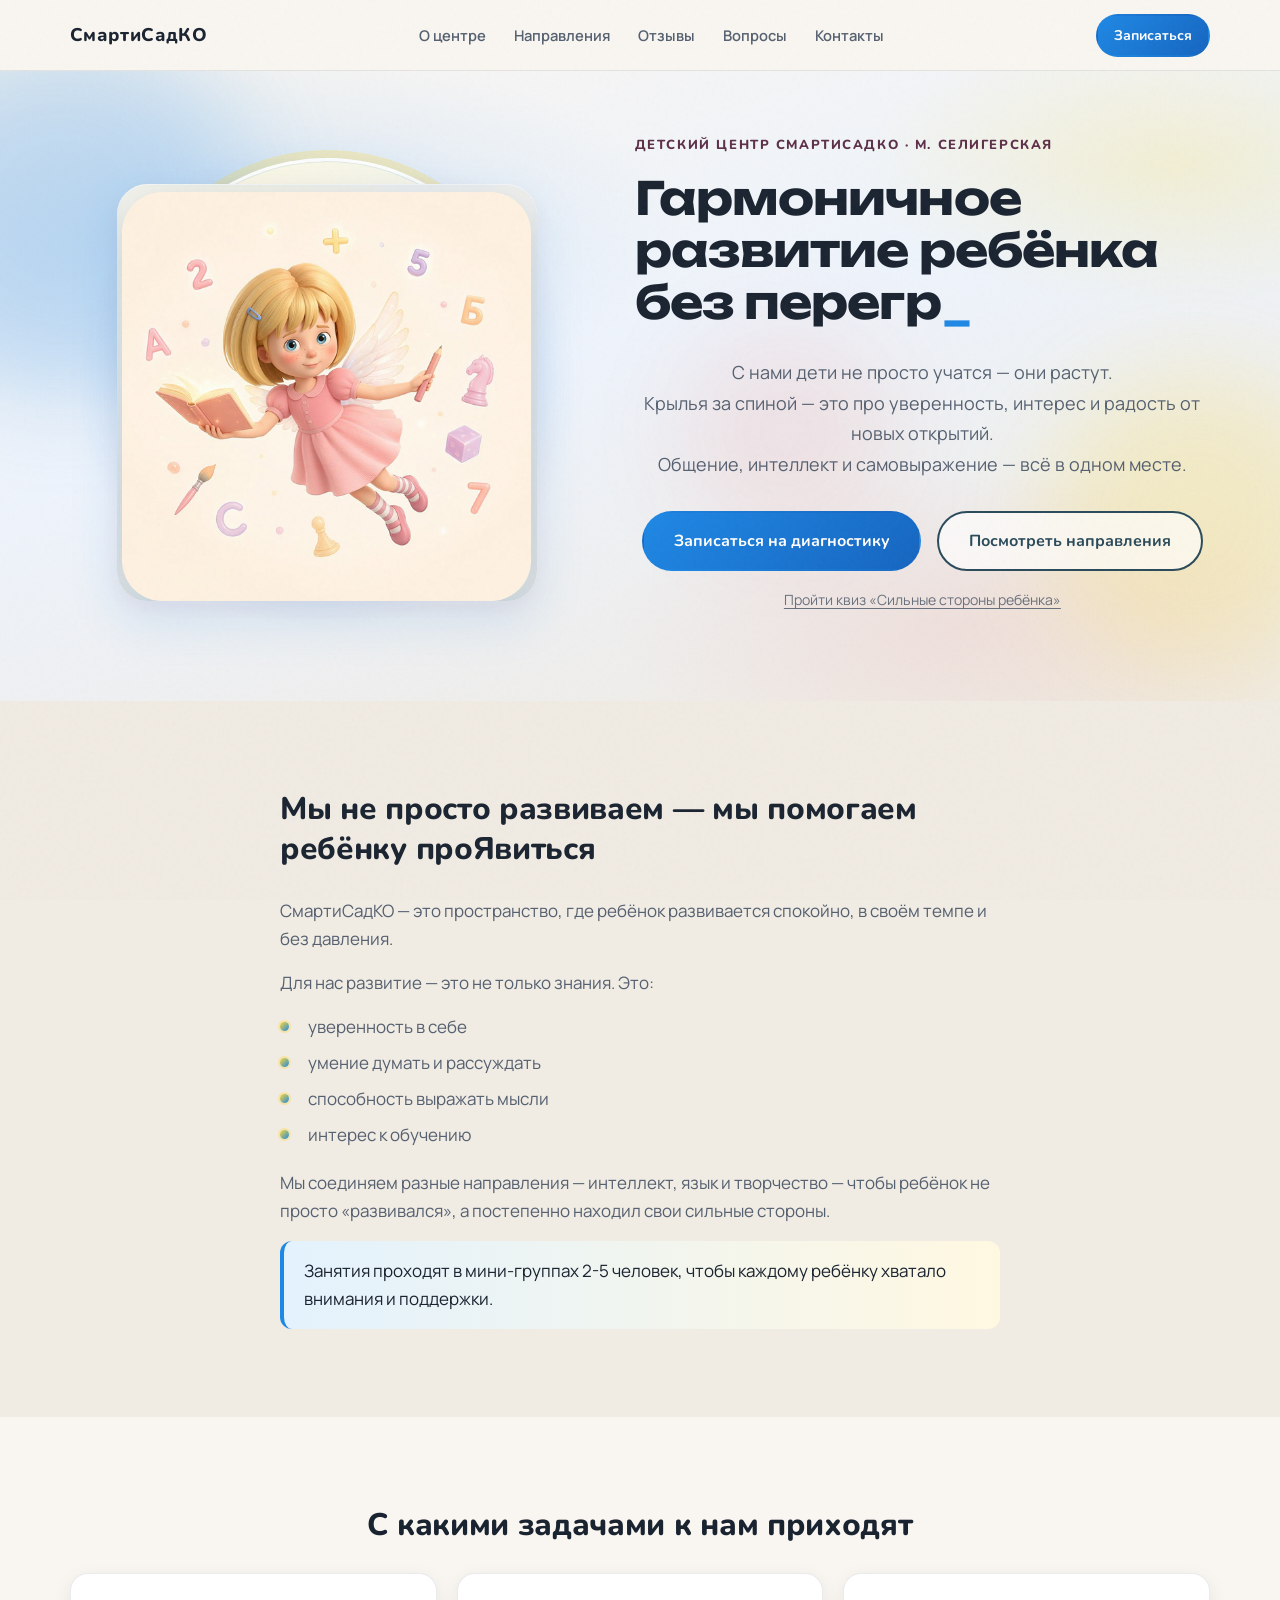
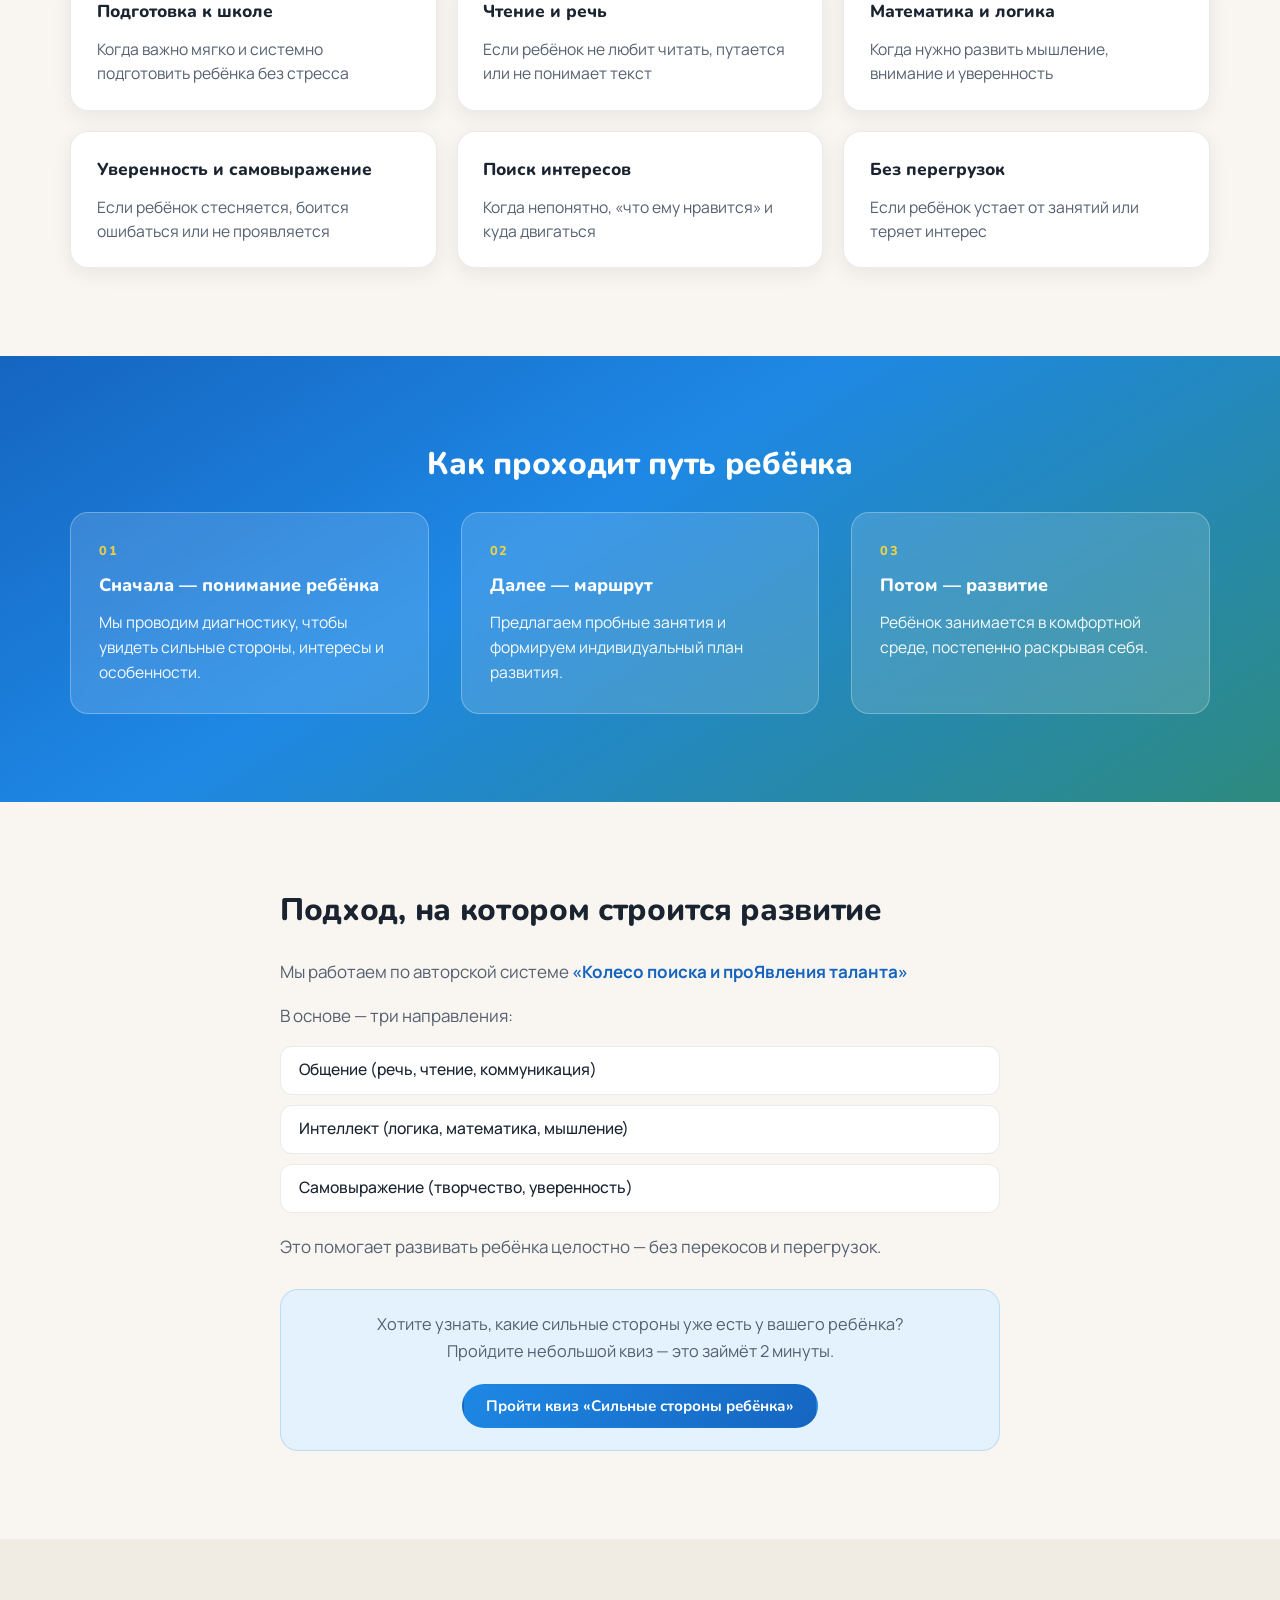
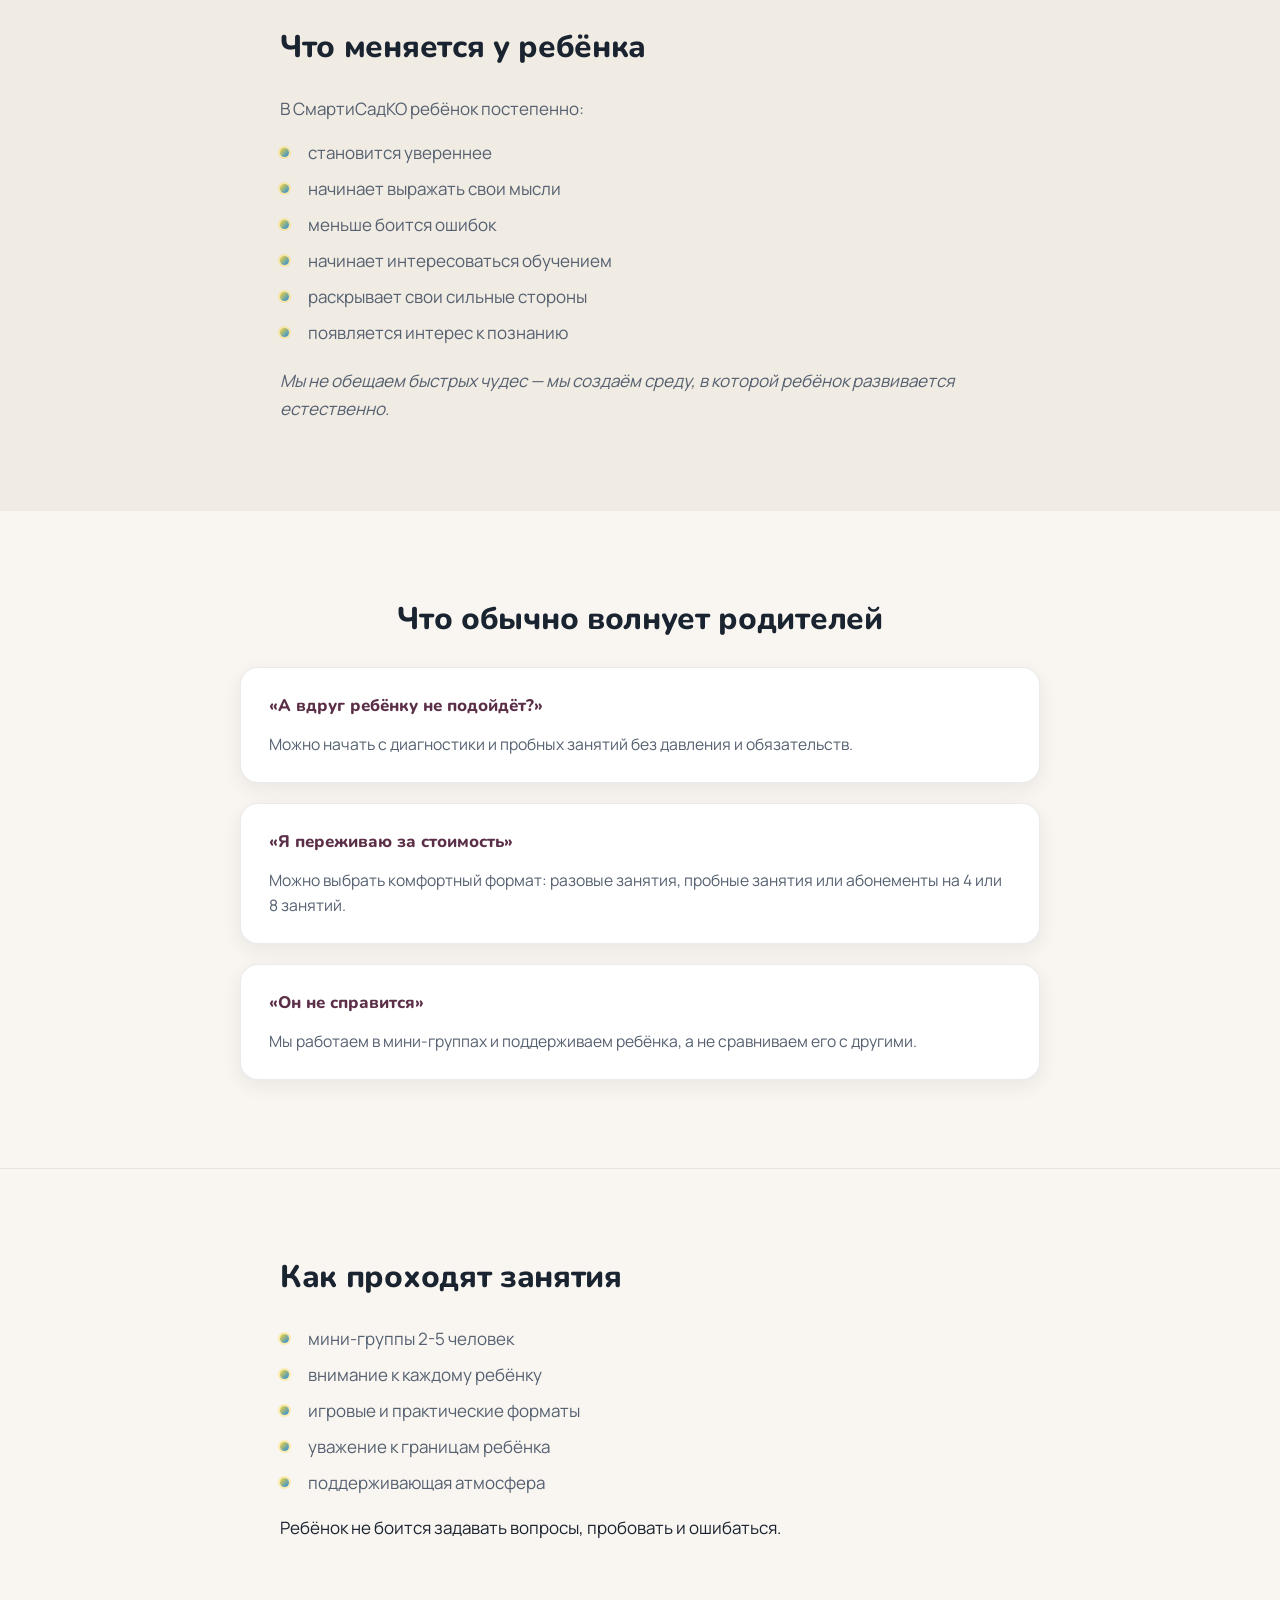
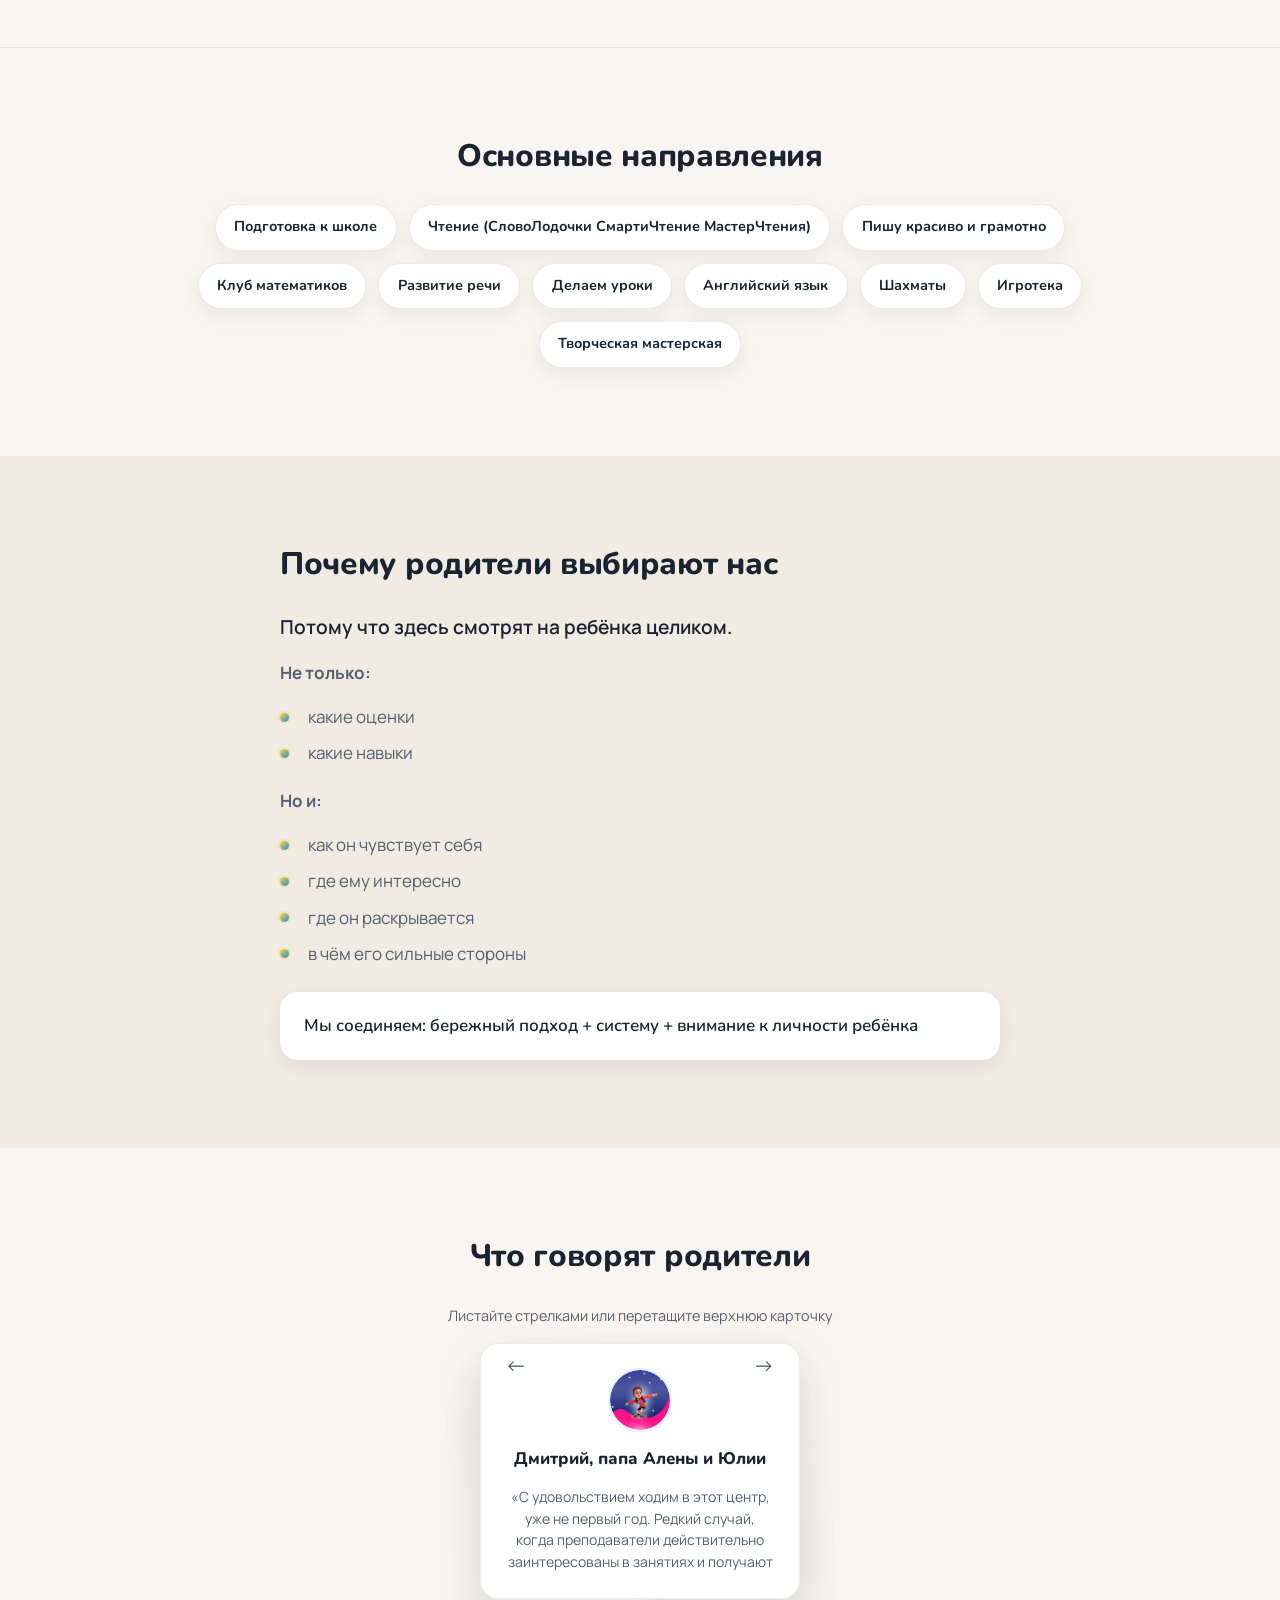
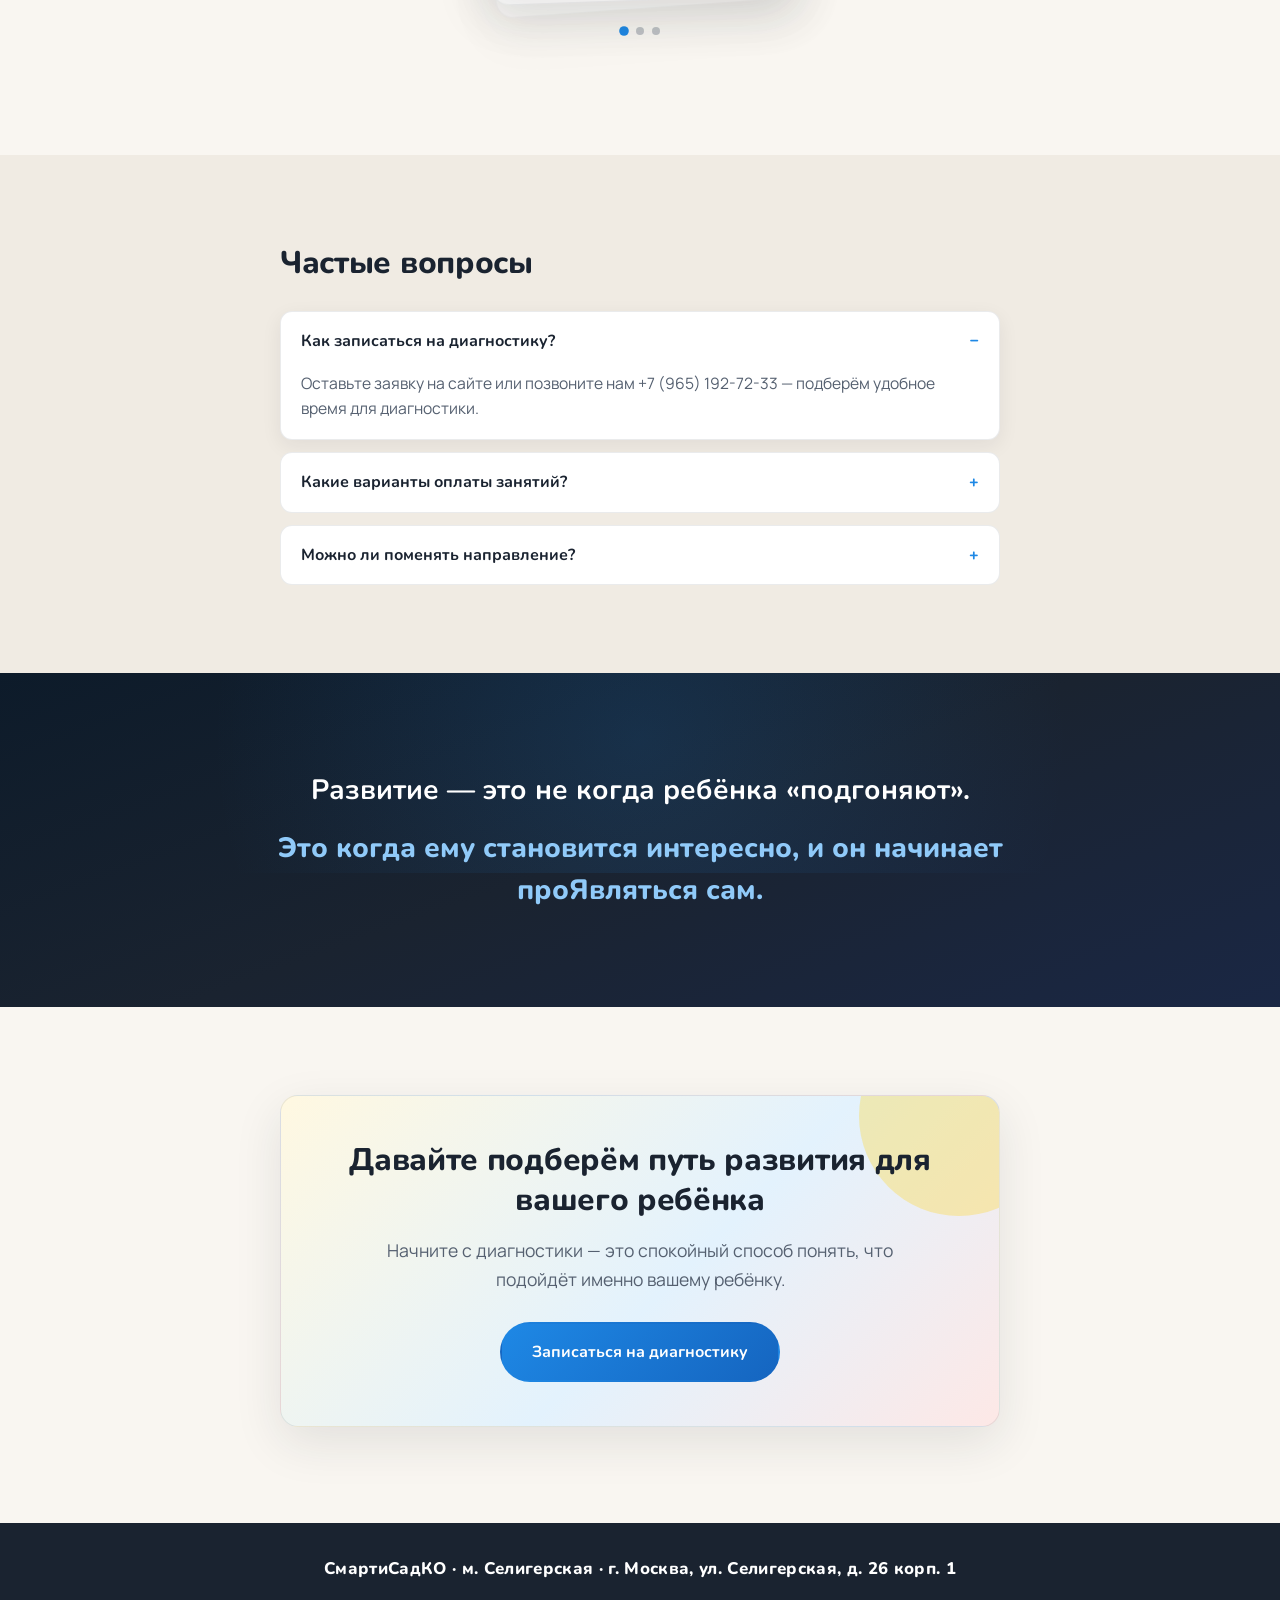
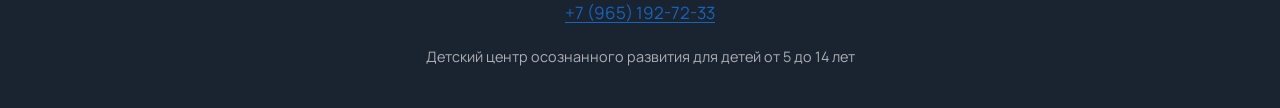
<file: index.html>
<!DOCTYPE html>
<html lang="ru">
<head>
  <meta charset="UTF-8">
  <meta name="viewport" content="width=device-width, initial-scale=1.0">
  <title>СмартиСадКО — детский центр м. Селигерская +7 (965) 192-72-33</title>
  <meta name="description" content="Гармоничное развитие ребёнка без перегрузок. Детский центр СмартиСадКО для детей от 5 до 14 лет.">
  <link rel="preconnect" href="https://fonts.googleapis.com">
  <link rel="preconnect" href="https://fonts.gstatic.com" crossorigin>
  <link href="https://fonts.googleapis.com/css2?family=Manrope:wght@400;500;600;700&family=Nunito:wght@600;700;800&family=Unbounded:wght@500;600;700&display=swap" rel="stylesheet">
  <link rel="stylesheet" href="styles.css">
</head>
<body>
  <header class="site-header">
    <div class="container header-inner">
      <a class="logo" href="#">СмартиСадКО</a>
      <nav class="nav" aria-label="Основная навигация">
        <a href="#about">О центре</a>
        <a href="#directions">Направления</a>
        <a href="#reviews">Отзывы</a>
        <a href="#faq">Вопросы</a>
        <a href="#contacts">Контакты</a>
      </nav>
      <a class="btn btn--small btn--primary" href="#cta">Записаться</a>
    </div>
  </header>

  <main>
    <!-- 1. Первый экран -->
    <section class="hero" id="top">
      <div class="hero__bg" aria-hidden="true">
        <span class="hero__mesh"></span>
        <span class="hero__blob hero__blob--1"></span>
        <span class="hero__blob hero__blob--2"></span>
        <span class="hero__blob hero__blob--3"></span>
      </div>
      <div class="container hero__grid">
        <div class="hero__content">
          <p class="eyebrow hero__anim" data-anim style="--d: 0ms">Детский центр СмартиСадКО · м. Селигерская</p>
          <h1
            class="hero__title"
            aria-label="Гармоничное развитие ребёнка без перегрузок. Осознанное развитие для детей в мини-группах.">
            <span id="hero-typewriter" class="text-type" aria-hidden="true"></span><span
              id="hero-typewriter-cursor"
              class="text-type__cursor"
              aria-hidden="true">_</span>
            <noscript>Гармоничное развитие ребёнка без перегрузок</noscript>
          </h1>
          <div class="hero__cta-stack">
            <p class="hero__lead hero__anim" data-anim style="--d: 180ms">С нами дети не просто учатся — они растут.<br>Крылья за спиной — это про уверенность, интерес и радость от новых открытий.<br>Общение, интеллект и самовыражение — всё в одном месте.</p>
            <div class="hero__actions hero__anim" data-anim style="--d: 270ms">
              <a class="btn btn--primary btn--large" href="#cta">Записаться на диагностику</a>
              <a class="btn btn--outline btn--large" href="#directions">Посмотреть направления</a>
            </div>
            <p class="hero__quiz-note hero__anim" data-anim style="--d: 340ms">
              <button type="button" class="hero__quiz-link quiz-trigger-main">
                Пройти квиз «Сильные стороны ребёнка»
              </button>
            </p>
          </div>
        </div>
        <figure class="hero__figure" aria-label="Персонаж СмартиСадКО">
          <div class="hero__figure-ring" aria-hidden="true"></div>
          <div class="hero__figure-inner">
            <div class="hero__img-shell">
              <img
                class="hero__img hero__img--photoroom"
                src="hero-books.png"
                alt="Иллюстрация: ребёнок с книгой и символы обучения и творчества"
                width="1024"
                height="1024"
                loading="eager"
                decoding="async">
            </div>
          </div>
        </figure>
      </div>
    </section>

    <!-- 2. О центре -->
    <section class="section section--soft reveal" id="about" data-reveal>
      <div class="container narrow">
        <h2 class="section__title">Мы не просто развиваем — мы помогаем ребёнку проЯвиться</h2>
        <div class="prose">
          <p>СмартиСадКО — это пространство, где ребёнок развивается спокойно, в своём темпе и без давления.</p>
          <p>Для нас развитие — это не только знания. Это:</p>
          <ul class="list-check">
            <li>уверенность в себе</li>
            <li>умение думать и рассуждать</li>
            <li>способность выражать мысли</li>
            <li>интерес к обучению</li>
          </ul>
          <p>Мы соединяем разные направления — интеллект, язык и творчество — чтобы ребёнок не просто «развивался», а постепенно находил свои сильные стороны.</p>
          <p class="highlight-line">Занятия проходят в мини-группах 2-5 человек, чтобы каждому ребёнку хватало внимания и поддержки.</p>
        </div>
      </div>
    </section>

    <!-- 3. С чем помогаем -->
    <section class="section reveal" id="help" data-reveal>
      <div class="container">
        <h2 class="section__title section__title--center">С какими задачами к нам приходят</h2>
        <div class="cards-grid">
          <article class="card">
            <h3 class="card__title">Подготовка к школе</h3>
            <p class="card__text">Когда важно мягко и системно подготовить ребёнка без стресса</p>
          </article>
          <article class="card">
            <h3 class="card__title">Чтение и речь</h3>
            <p class="card__text">Если ребёнок не любит читать, путается или не понимает текст</p>
          </article>
          <article class="card">
            <h3 class="card__title">Математика и логика</h3>
            <p class="card__text">Когда нужно развить мышление, внимание и уверенность</p>
          </article>
          <article class="card">
            <h3 class="card__title">Уверенность и самовыражение</h3>
            <p class="card__text">Если ребёнок стесняется, боится ошибаться или не проявляется</p>
          </article>
          <article class="card">
            <h3 class="card__title">Поиск интересов</h3>
            <p class="card__text">Когда непонятно, «что ему нравится» и куда двигаться</p>
          </article>
          <article class="card">
            <h3 class="card__title">Без перегрузок</h3>
            <p class="card__text">Если ребёнок устает от занятий или теряет интерес</p>
          </article>
        </div>
      </div>
    </section>

    <!-- 4. Как работаем -->
    <section class="section section--accent reveal" id="process" data-reveal>
      <div class="container">
        <h2 class="section__title section__title--center section__title--light">Как проходит путь ребёнка</h2>
        <ol class="steps">
          <li class="step">
            <span class="step__num">01</span>
            <h3 class="step__title">Сначала — понимание ребёнка</h3>
            <p class="step__text">Мы проводим диагностику, чтобы увидеть сильные стороны, интересы и особенности.</p>
          </li>
          <li class="step">
            <span class="step__num">02</span>
            <h3 class="step__title">Далее — маршрут</h3>
            <p class="step__text">Предлагаем пробные занятия и формируем индивидуальный план развития.</p>
          </li>
          <li class="step">
            <span class="step__num">03</span>
            <h3 class="step__title">Потом — развитие</h3>
            <p class="step__text">Ребёнок занимается в комфортной среде, постепенно раскрывая себя.</p>
          </li>
        </ol>
      </div>
    </section>

    <!-- 5. Метод -->
    <section class="section reveal" id="method" data-reveal>
      <div class="container narrow">
        <h2 class="section__title">Подход, на котором строится развитие</h2>
        <div class="prose">
          <p>Мы работаем по авторской системе <strong class="brand-term">«Колесо поиска и проЯвления таланта»</strong></p>
          <p>В основе — три направления:</p>
          <ul class="list-pill">
            <li>Общение (речь, чтение, коммуникация)</li>
            <li>Интеллект (логика, математика, мышление)</li>
            <li>Самовыражение (творчество, уверенность)</li>
          </ul>
          <p>Это помогает развивать ребёнка целостно — без перекосов и перегрузок.</p>
          <div class="method-quiz-cta">
            <p class="method-quiz-cta__text">
              Хотите узнать, какие сильные стороны уже есть у вашего ребёнка?<br>
              Пройдите небольшой квиз — это займёт 2 минуты.
            </p>
            <button type="button" class="btn btn--primary quiz-trigger-method">
              Пройти квиз «Сильные стороны ребёнка»
            </button>
          </div>
        </div>
      </div>
    </section>

    <!-- 6. Результаты -->
    <section class="section section--soft reveal" id="results" data-reveal>
      <div class="container narrow">
        <h2 class="section__title">Что меняется у ребёнка</h2>
        <div class="prose">
          <p>В СмартиСадКО ребёнок постепенно:</p>
          <ul class="list-check">
            <li>становится увереннее</li>
            <li>начинает выражать свои мысли</li>
            <li>меньше боится ошибок</li>
            <li>начинает интересоваться обучением</li>
            <li>раскрывает свои сильные стороны</li>
            <li>появляется интерес к познанию</li>
          </ul>
          <p class="muted">Мы не обещаем быстрых чудес — мы создаём среду, в которой ребёнок развивается естественно.</p>
        </div>
      </div>
    </section>

    <!-- 7. Сомнения -->
    <section class="section reveal" id="doubts" data-reveal>
      <div class="container">
        <h2 class="section__title section__title--center">Что обычно волнует родителей</h2>
        <div class="qa-grid">
          <div class="qa-item">
            <h3 class="qa-item__q">«А вдруг ребёнку не подойдёт?»</h3>
            <p class="qa-item__a">Можно начать с диагностики и пробных занятий без давления и обязательств.</p>
          </div>
          <div class="qa-item">
            <h3 class="qa-item__q">«Я переживаю за стоимость»</h3>
            <p class="qa-item__a">Можно выбрать комфортный формат: разовые занятия, пробные занятия или абонементы на 4 или 8 занятий.</p>
          </div>
          <div class="qa-item">
            <h3 class="qa-item__q">«Он не справится»</h3>
            <p class="qa-item__a">Мы работаем в мини-группах и поддерживаем ребёнка, а не сравниваем его с другими.</p>
          </div>
        </div>
      </div>
    </section>

    <!-- 8. Формат занятий -->
    <section class="section section--bordered reveal" id="format" data-reveal>
      <div class="container narrow">
        <h2 class="section__title">Как проходят занятия</h2>
        <ul class="list-check list-check--inline">
          <li>мини-группы 2-5 человек</li>
          <li>внимание к каждому ребёнку</li>
          <li>игровые и практические форматы</li>
          <li>уважение к границам ребёнка</li>
          <li>поддерживающая атмосфера</li>
        </ul>
        <p class="prose">Ребёнок не боится задавать вопросы, пробовать и ошибаться.</p>
      </div>
    </section>

    <!-- 9. Направления -->
    <section class="section reveal" id="directions" data-reveal>
      <div class="container">
        <h2 class="section__title section__title--center">Основные направления</h2>
        <div class="tags-grid">
          <button type="button" class="tag" data-direction="prep-school">Подготовка к школе</button>
          <button type="button" class="tag" data-direction="reading">Чтение (СловоЛодочки СмартиЧтение МастерЧтения)</button>
          <button type="button" class="tag" data-direction="writing">Пишу красиво и грамотно</button>
          <button type="button" class="tag" data-direction="math-club">Клуб математиков</button>
          <button type="button" class="tag" data-direction="speech">Развитие речи</button>
          <button type="button" class="tag" data-direction="homework">Делаем уроки</button>
          <button type="button" class="tag" data-direction="english">Английский язык</button>
          <button type="button" class="tag" data-direction="chess">Шахматы</button>
          <button type="button" class="tag" data-direction="games">Игротека</button>
          <button type="button" class="tag" data-direction="creative">Творческая мастерская</button>
        </div>
      </div>
    </section>

    <!-- 10. Почему мы -->
    <section class="section section--soft reveal" id="why" data-reveal>
      <div class="container narrow">
        <h2 class="section__title">Почему родители выбирают нас</h2>
        <div class="prose">
          <p class="lead">Потому что здесь смотрят на ребёнка целиком.</p>
          <p><strong>Не только:</strong></p>
          <ul class="list-check">
            <li>какие оценки</li>
            <li>какие навыки</li>
          </ul>
          <p><strong>Но и:</strong></p>
          <ul class="list-check">
            <li>как он чувствует себя</li>
            <li>где ему интересно</li>
            <li>где он раскрывается</li>
            <li>в чём его сильные стороны</li>
          </ul>
          <p class="highlight-box">Мы соединяем: бережный подход + систему + внимание к личности ребёнка</p>
        </div>
      </div>
    </section>

    <!-- 11. Отзывы (карусель в стиле TestimonialCarousel) -->
    <section class="section reveal" id="reviews" data-reveal>
      <div class="container">
        <h2 class="section__title section__title--center">Что говорят родители</h2>
        <div class="tc-root" data-reviews-carousel></div>
      </div>
    </section>

    <!-- 12. FAQ -->
    <section class="section section--soft reveal" id="faq" data-reveal>
      <div class="container narrow">
        <h2 class="section__title">Частые вопросы</h2>
        <div class="faq-list">
          <details class="faq-item" open>
            <summary class="faq-item__q">Как записаться на диагностику?</summary>
            <p class="faq-item__a">Оставьте заявку на сайте или позвоните нам +7 (965) 192-72-33 — подберём удобное время для диагностики.</p>
          </details>
          <details class="faq-item">
            <summary class="faq-item__q">Какие варианты оплаты занятий?</summary>
            <p class="faq-item__a">Мы предлагаем гибкие варианты оплаты: абонементы на 4 или 8 занятий, пробные занятия и разовые уроки. Вы можете выбрать тот формат, который подходит именно вам.</p>
          </details>
          <details class="faq-item">
            <summary class="faq-item__q">Можно ли поменять направление?</summary>
            <p class="faq-item__a">Да, мы корректируем маршрут по мере развития ребёнка.</p>
          </details>
        </div>
      </div>
    </section>

    <!-- 13. Манифест -->
    <section class="manifest reveal" aria-labelledby="manifest-title" data-reveal>
      <div class="container manifest__inner">
        <p id="manifest-title" class="manifest__text">Развитие — это не когда ребёнка «подгоняют».<br><span class="manifest__accent">Это когда ему становится интересно, и он начинает проЯвляться сам.</span></p>
      </div>
    </section>

    <!-- 14. Финальный CTA -->
    <section class="section cta-section reveal" id="cta" data-reveal>
      <div class="container narrow cta-section__box">
        <h2 class="section__title">Давайте подберём путь развития для вашего ребёнка</h2>
        <p class="cta-section__text">Начните с диагностики — это спокойный способ понять, что подойдёт именно вашему ребёнку.</p>
        <a class="btn btn--primary btn--large" href="#">Записаться на диагностику</a>

        <div class="cta-form-root" data-cta-form-root hidden>
          <div class="cta-form-result" data-cta-success hidden role="status" aria-live="polite">
            <p class="cta-form-result__text">Спасибо! Дождитесь подтверждения записи. Мы свяжемся с вами в ближайшее время</p>
          </div>

          <div class="cta-form-alert cta-form-alert--error" data-cta-server-error hidden role="alert" aria-live="assertive">
            Не удалось отправить заявку. Попробуйте ещё раз позже или позвоните нам: <a href="tel:+79651927233">+7 (965) 192-72-33</a>
          </div>

          <form
            id="cta-diagnostic-form"
            class="cta-form"
            action="https://formsubmit.co/nosmakova@rambler.ru"
            method="POST"
            novalidate
            data-cta-form
          >
            <input type="hidden" name="_subject" value="Запись на диагностику — СмартиСадКО">
            <input type="hidden" name="_template" value="table">
            <input type="hidden" name="_captcha" value="false">
            <p class="cta-form__intro">
              Добрый день! Меня зовут Оксана — я руководитель Детского центра.
              Спасибо за доверие к нам. После заполнения анкеты наш администратор свяжется с Вами и расскажет про выбранные
              направления занятий для вашего ребёнка.
            </p>

            <div class="cta-form__field">
              <label class="cta-form__label" for="cta-parent-name">Ваше имя <span class="cta-form__req">*</span></label>
              <input class="cta-form__input" type="text" id="cta-parent-name" name="Имя родителя" required autocomplete="name" maxlength="120">
              <p class="cta-form__error" data-cta-error-for="cta-parent-name" hidden></p>
            </div>

            <div class="cta-form__field">
              <label class="cta-form__label" for="cta-phone">Ваш телефон <span class="cta-form__req">*</span></label>
              <input class="cta-form__input" type="tel" id="cta-phone" name="Телефон" required autocomplete="tel" inputmode="tel">
              <p class="cta-form__error" data-cta-error-for="cta-phone" hidden></p>
            </div>

            <div class="cta-form__field">
              <label class="cta-form__label" for="cta-child-name">Имя ребёнка</label>
              <input class="cta-form__input" type="text" id="cta-child-name" name="Имя ребёнка" autocomplete="off" maxlength="120">
            </div>

            <div class="cta-form__field">
              <label class="cta-form__label" for="cta-datetime">Желаемая дата и время</label>
              <input class="cta-form__input" type="text" id="cta-datetime" name="Желаемая дата и время" placeholder="Например: 25 апреля, 15:00" maxlength="200">
            </div>

            <fieldset class="cta-form__fieldset">
              <legend class="cta-form__legend">Какое направление вам интересно?</legend>
              <ul class="cta-form__checks">
                <li><label class="cta-form__check"><input type="checkbox" name="Направление" value="Подготовка к школе"> Подготовка к школе</label></li>
                <li><label class="cta-form__check"><input type="checkbox" name="Направление" value="Математика"> Математика</label></li>
                <li><label class="cta-form__check"><input type="checkbox" name="Направление" value="Чтение"> Чтение</label></li>
                <li><label class="cta-form__check"><input type="checkbox" name="Направление" value="Каллиграфия и Грамотное письмо"> Каллиграфия и Грамотное письмо</label></li>
                <li><label class="cta-form__check"><input type="checkbox" name="Направление" value="Английский язык"> Английский язык</label></li>
                <li><label class="cta-form__check"><input type="checkbox" name="Направление" value="Творческая мастерская"> Творческая мастерская</label></li>
              </ul>
            </fieldset>

            <div class="cta-form__field cta-form__field--check">
              <label class="cta-form__check cta-form__check--block">
                <input type="checkbox" id="cta-consent-terms" name="Согласие с условиями формы" value="да" required data-cta-terms-consent>
                Согласна с условиями использования формы заявки и <span class="cta-form__inline-link">политикой конфиденциальности</span> лица, разместившего форму заявки. <span class="cta-form__req">*</span>
              </label>
              <p class="cta-form__error" data-cta-error-for="cta-consent-terms" hidden></p>
            </div>

            <div class="cta-form__field cta-form__field--check">
              <label class="cta-form__check cta-form__check--block">
                <input type="checkbox" id="cta-consent-pd" name="Согласие на обработку ПДн" value="да" data-cta-consent>
                Даю согласие на обработку персональных данных <span class="cta-form__req">*</span>
              </label>
              <p class="cta-form__error" data-cta-error-for="cta-consent-pd" hidden></p>
            </div>

            <button type="submit" class="btn btn--primary btn--large cta-form__submit" data-cta-submit>Записаться на диагностику</button>
          </form>
        </div>
      </div>
    </section>
  </main>

  <div id="direction-modal" class="direction-modal" hidden aria-hidden="true">
    <div class="direction-modal__backdrop" data-direction-modal-backdrop tabindex="-1" aria-hidden="true"></div>
    <div class="direction-modal__panel" role="dialog" aria-modal="true" aria-labelledby="direction-modal-title">
      <button type="button" class="direction-modal__close" data-direction-modal-close aria-label="Закрыть">&times;</button>
      <h3 id="direction-modal-title" class="direction-modal__title" data-direction-modal-title></h3>
      <div class="direction-modal__body" data-direction-modal-body></div>
    </div>
  </div>

  <footer class="site-footer" id="contacts">
    <div class="container footer-inner">
      <p class="footer__brand">СмартиСадКО · м. Селигерская · г. Москва, ул. Селигерская, д. 26 корп. 1</p>
      <p class="footer__phone"><a href="tel:+79651927233">+7 (965) 192-72-33</a></p>
      <p class="footer__note">Детский центр осознанного развития для детей от 5 до 14 лет</p>
    </div>
  </footer>
  <script src="typewriter.js" defer></script>
  <script src="main.js" defer></script>
  <script src="testimonial-carousel.js" defer></script>
  <script src="directions-modal.js" defer></script>

  <div id="quizModal" class="modal" role="dialog" aria-modal="true" aria-labelledby="quiz-modal-title">
    <div class="modal-content">
      <span class="close-modal" role="button" tabindex="0" aria-label="Закрыть">&times;</span>
      <h2 id="quiz-modal-title" class="visually-hidden">Квиз «Сильные стороны ребёнка»</h2>
      <iframe id="quizIframe" src="" title="Квиз «Сильные стороны ребёнка»"></iframe>
    </div>
  </div>

  <script>
(function () {
  var modal = document.getElementById("quizModal");
  var iframe = document.getElementById("quizIframe");
  var closeBtn = document.querySelector("#quizModal .close-modal");

  function openQuizModal() {
    if (!modal || !iframe) return;
    if (!iframe.src || iframe.src.indexOf("quiz/index.html") === -1) {
      iframe.src = new URL("quiz/index.html", window.location.href).href;
    }
    modal.style.display = "flex";
    document.body.style.overflow = "hidden";
  }

  function closeQuizModal() {
    if (!modal) return;
    modal.style.display = "none";
    document.body.style.overflow = "";
  }

  if (closeBtn) {
    closeBtn.addEventListener("click", closeQuizModal);
    closeBtn.addEventListener("keydown", function (e) {
      if (e.key === "Enter" || e.key === " ") {
        e.preventDefault();
        closeQuizModal();
      }
    });
  }

  if (modal) {
    modal.addEventListener("click", function (e) {
      if (e.target === modal) closeQuizModal();
    });
  }

  document.addEventListener("keydown", function (e) {
    if (e.key === "Escape" && modal && modal.style.display === "flex") {
      closeQuizModal();
    }
  });

  document.querySelectorAll(".quiz-trigger-main, .quiz-trigger-method").forEach(function (trigger) {
    trigger.addEventListener("click", function (e) {
      e.preventDefault();
      openQuizModal();
    });
  });

  window.addEventListener("message", function (e) {
    if (!e.data || e.data.type !== "smartykids-open-diagnostic") return;
    if (iframe && e.source !== iframe.contentWindow) return;
    closeQuizModal();
    var ctaLink = document.querySelector("#cta a.btn.btn--primary.btn--large");
    if (ctaLink) {
      window.requestAnimationFrame(function () {
        ctaLink.click();
      });
    }
  });
})();
  </script>
</body>
</html>
</file>
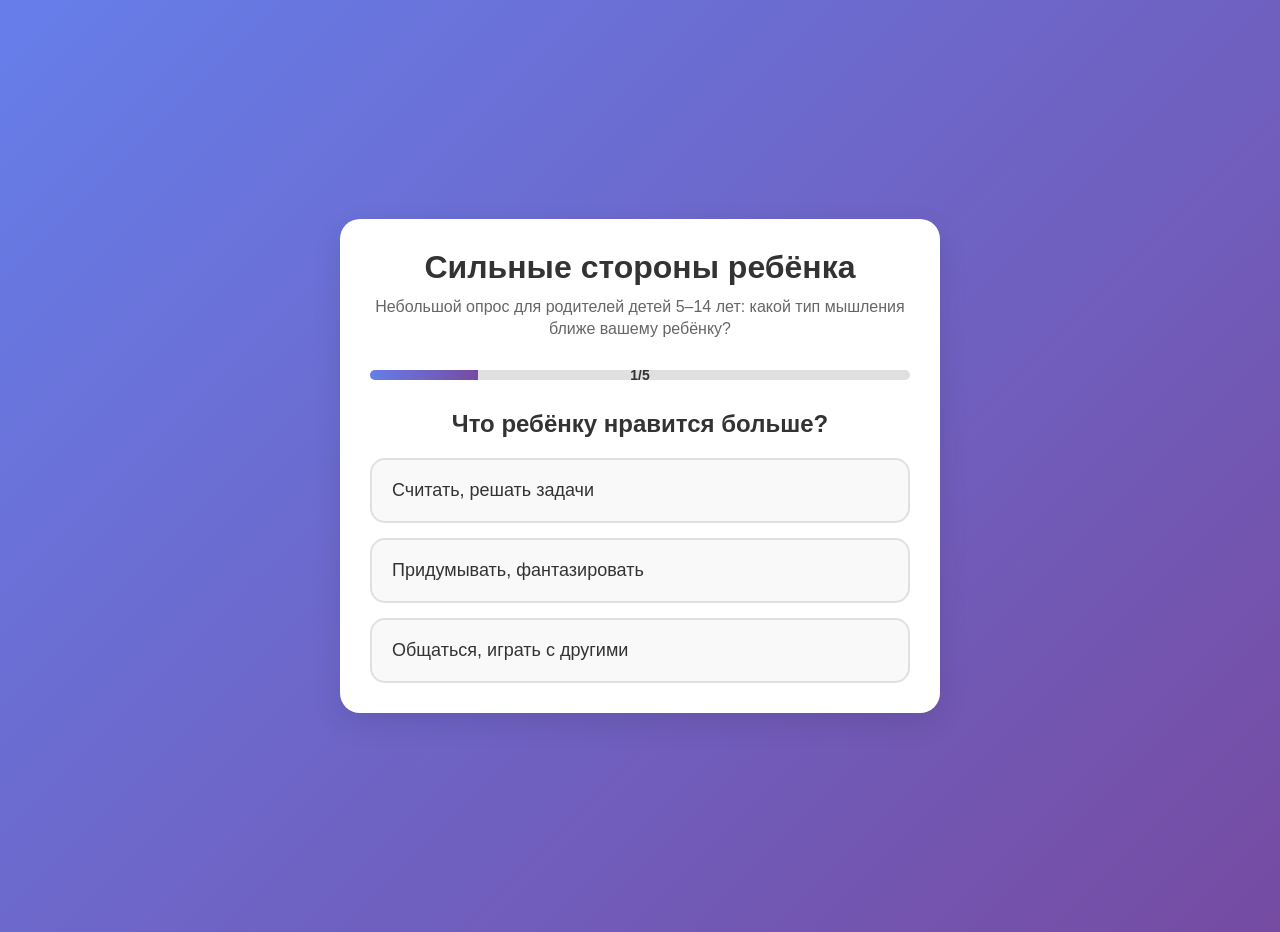
<file: quiz/index.html>
<!DOCTYPE html>
<html lang="ru">
<head>
  <meta charset="UTF-8">
  <meta name="viewport" content="width=device-width, initial-scale=1.0">
  <title>Квиз: Сильные стороны ребёнка</title>
  <link rel="stylesheet" href="quiz.css">
</head>
<body style="margin:0;min-height:100vh;display:flex;align-items:center;justify-content:center;padding:1rem;background:linear-gradient(135deg,#667eea 0%,#764ba2 100%);">
  <div id="strengths-quiz-root" class="strengths-quiz">
    <div class="quiz-container">
      <h1 id="strengths-quiz-title" class="quiz-title">Сильные стороны ребёнка</h1>
      <p id="strengths-quiz-subtitle" class="quiz-subtitle">Небольшой опрос для родителей детей 5–14 лет: какой тип мышления ближе вашему ребёнку?</p>
      <div class="progress-bar">
        <div class="progress-fill" id="strengths-quiz-progress-fill"></div>
        <span class="progress-text" id="strengths-quiz-progress-text">1/5</span>
      </div>
      <div class="question-container" id="strengths-quiz-question-container"></div>
      <div class="result-container" id="strengths-quiz-result-container" style="display: none;">
        <h2 id="strengths-quiz-result-title"></h2>
        <p id="strengths-quiz-result-description"></p>
        <p>Точно определить сильные стороны ребёнка и подобрать оптимальный путь развития можно на диагностике</p>
        <button type="button" class="cta-button" data-strengths-quiz-cta>Записаться на диагностику</button>
        <button type="button" class="retry-button" data-strengths-quiz-retry>Пройти ещё раз</button>
      </div>
    </div>
  </div>
  <script src="quiz.js"></script>
</body>
</html>
</file>
<file: styles.css>
/* СмартиСадКО — стили лендинга (палитра и характер иллюстрации бренда) */

:root {
  --bg: #f9f6f1;
  --bg-soft: #f0ebe3;
  --bg-card: #ffffff;
  --ink: #1a2330;
  --ink-muted: #556070;
  --brand-red: #5c2f48;
  --brand-red-soft: #fde8e6;
  --brand-blue: #1e88e5;
  --brand-blue-dark: #1565c0;
  --brand-blue-soft: #e3f2fd;
  --brand-yellow: #fdd835;
  --brand-yellow-soft: #fff8e1;
  --btn-outline-photo: #2a4a5a;
  --accent: var(--brand-blue);
  --accent-dark: var(--brand-blue-dark);
  --accent-light: var(--brand-blue-soft);
  --coral: var(--brand-red);
  --coral-soft: var(--brand-red-soft);
  --border: rgba(26, 35, 48, 0.09);
  --shadow: 0 16px 48px rgba(26, 35, 48, 0.1);
  --shadow-sm: 0 6px 20px rgba(26, 35, 48, 0.07);
  --shadow-hero-img: 0 24px 60px rgba(30, 136, 229, 0.18), 0 8px 24px rgba(230, 57, 40, 0.08);
  --radius: 18px;
  --radius-sm: 12px;
  --radius-pill: 999px;
  --font: "Manrope", system-ui, sans-serif;
  /* Все заголовки кроме главного h1 — в духе округлого лого SMARTY KIDS */
  --font-heading: "Nunito", var(--font);
  /* Главный заголовок первого экрана — без изменений по семейству */
  --font-hero-title: "Unbounded", var(--font);
  --container: 1140px;
  --narrow: 720px;
}

*,
*::before,
*::after {
  box-sizing: border-box;
}

html {
  scroll-behavior: smooth;
}

body {
  margin: 0;
  font-family: var(--font);
  font-size: 1.0625rem;
  line-height: 1.65;
  color: var(--ink);
  background: var(--bg);
  position: relative;
}

/* Лёгкая зернистость — атмосфера, не «плоский» фон */
body::before {
  content: "";
  position: fixed;
  inset: 0;
  pointer-events: none;
  z-index: 9999;
  opacity: 0.035;
  background-image: url("data:image/svg+xml,%3Csvg viewBox='0 0 256 256' xmlns='http://www.w3.org/2000/svg'%3E%3Cfilter id='n'%3E%3CfeTurbulence type='fractalNoise' baseFrequency='0.85' numOctaves='4' stitchTiles='stitch'/%3E%3C/filter%3E%3Crect width='100%25' height='100%25' filter='url(%23n)'/%3E%3C/svg%3E");
}

img {
  max-width: 100%;
  height: auto;
}

a {
  color: var(--accent-dark);
  text-decoration-thickness: 1px;
  text-underline-offset: 3px;
}

a:hover {
  color: var(--brand-red);
}

.container {
  width: min(100% - 2.5rem, var(--container));
  margin-inline: auto;
}

.narrow {
  max-width: var(--narrow);
  margin-inline: auto;
}

/* ---------- Header ---------- */
.site-header {
  position: sticky;
  top: 0;
  z-index: 100;
  background: rgba(249, 246, 241, 0.88);
  backdrop-filter: blur(12px);
  border-bottom: 1px solid var(--border);
  transition: box-shadow 0.35s ease, background 0.35s ease;
}

.header-inner {
  display: flex;
  align-items: center;
  justify-content: space-between;
  gap: 1rem;
  padding: 0.85rem 0;
  flex-wrap: wrap;
}

.logo {
  font-family: var(--font-heading);
  font-weight: 800;
  font-size: 1.15rem;
  letter-spacing: 0.02em;
  color: var(--ink);
  text-decoration: none;
  transition: color 0.2s, transform 0.2s;
}

.logo:hover {
  color: var(--brand-blue);
  transform: translateY(-1px);
}

.nav {
  display: flex;
  gap: 1.25rem 1.75rem;
  flex-wrap: wrap;
  justify-content: center;
}

.nav a {
  color: var(--ink-muted);
  text-decoration: none;
  font-weight: 600;
  font-size: 0.92rem;
  transition: color 0.2s;
}

.nav a:hover {
  color: var(--brand-blue);
}

/* ---------- Buttons ---------- */
.btn {
  display: inline-flex;
  align-items: center;
  justify-content: center;
  padding: 0.65rem 1.35rem;
  font-family: var(--font-heading);
  font-weight: 700;
  font-size: 0.95rem;
  border-radius: var(--radius-pill);
  border: 2px solid transparent;
  cursor: pointer;
  text-decoration: none;
  transition: background 0.25s, color 0.25s, border-color 0.25s, transform 0.2s, box-shadow 0.25s;
}

.btn:hover {
  transform: translateY(-2px);
  box-shadow: 0 8px 24px rgba(30, 136, 229, 0.25);
}

.btn--small {
  padding: 0.5rem 1rem;
  font-size: 0.875rem;
}

.btn--large {
  padding: 0.92rem 1.85rem;
  font-size: 1rem;
}

.btn--primary {
  background: linear-gradient(135deg, var(--brand-blue) 0%, var(--brand-blue-dark) 100%);
  color: #fff;
  border-color: transparent;
}

.btn--primary:hover {
  background: linear-gradient(135deg, var(--brand-blue-dark) 0%, #0d47a1 100%);
  color: #fff;
  box-shadow: 0 10px 28px rgba(21, 101, 192, 0.35);
}

.btn--outline {
  background: rgba(255, 255, 255, 0.65);
  color: var(--btn-outline-photo);
  border-color: var(--btn-outline-photo);
}

.btn--outline:hover {
  background: var(--brand-red);
  color: #fff;
  border-color: var(--brand-red);
  box-shadow: 0 8px 24px rgba(230, 57, 40, 0.3);
}

/* ---------- Hero ---------- */
.hero {
  position: relative;
  padding: clamp(2.5rem, 6vw, 4rem) 0 clamp(3rem, 8vw, 5.5rem);
  overflow: hidden;
}

.hero__bg {
  position: absolute;
  inset: 0;
  z-index: 0;
  background: linear-gradient(165deg, var(--bg) 0%, #eef4fc 45%, var(--bg-soft) 100%);
}

.hero__mesh {
  position: absolute;
  inset: 0;
  background:
    radial-gradient(ellipse 70% 55% at 15% 25%, rgba(30, 136, 229, 0.14), transparent 55%),
    radial-gradient(ellipse 50% 45% at 92% 15%, rgba(253, 216, 53, 0.2), transparent 50%),
    radial-gradient(ellipse 55% 50% at 75% 88%, rgba(230, 57, 40, 0.08), transparent 50%);
}

.hero__blob {
  position: absolute;
  border-radius: 50%;
  filter: blur(50px);
  opacity: 0.55;
  animation: blobDrift 18s ease-in-out infinite;
}

.hero__blob--1 {
  width: min(55vw, 380px);
  height: min(55vw, 380px);
  background: rgba(30, 136, 229, 0.35);
  top: -8%;
  left: -10%;
  animation-delay: 0s;
}

.hero__blob--2 {
  width: min(45vw, 300px);
  height: min(45vw, 300px);
  background: rgba(253, 216, 53, 0.4);
  bottom: 5%;
  right: -5%;
  animation-delay: -6s;
}

.hero__blob--3 {
  width: min(35vw, 220px);
  height: min(35vw, 220px);
  background: rgba(230, 57, 40, 0.15);
  top: 40%;
  right: 30%;
  animation-delay: -12s;
}

.hero__grid {
  position: relative;
  z-index: 1;
  display: grid;
  grid-template-columns: minmax(240px, 1fr) minmax(0, 1.12fr);
  grid-template-areas: "visual content";
  align-items: center;
  gap: clamp(1.25rem, 4vw, 3.5rem);
}

.hero__content {
  grid-area: content;
  min-width: 0;
}

.hero__figure {
  grid-area: visual;
  margin: 0;
  position: relative;
  display: flex;
  align-items: flex-end;
  justify-content: center;
  opacity: 0;
  transform: translateX(-36px);
  animation: heroFigureEnter 1s cubic-bezier(0.22, 1, 0.36, 1) forwards;
  animation-delay: 0.12s;
}

.hero__figure-ring {
  position: absolute;
  width: min(92%, 400px);
  aspect-ratio: 1;
  border-radius: 50%;
  background: linear-gradient(145deg, var(--brand-yellow-soft), var(--brand-blue-soft));
  border: 3px solid rgba(255, 255, 255, 0.85);
  box-shadow:
    inset 0 0 0 1px rgba(30, 136, 229, 0.12),
    0 0 0 8px rgba(253, 216, 53, 0.25),
    var(--shadow-hero-img);
  bottom: 6%;
  left: 50%;
  transform: translateX(-50%);
  animation: ringPulse 5s ease-in-out infinite;
}

.hero__figure-inner {
  position: relative;
  z-index: 1;
  width: min(100%, 420px);
  transform: translateY(var(--hero-parallax, 0px));
  transition: transform 0.15s ease-out;
}

/* Обработка чёрного фона Photoroom: смешивание с фоном «оболочки» */
.hero__img-shell {
  position: relative;
  border-radius: clamp(18px, 4vw, 30px);
  background:
    radial-gradient(ellipse 85% 70% at 50% 88%, var(--brand-blue-soft) 0%, transparent 58%),
    radial-gradient(circle at 30% 20%, var(--brand-yellow-soft) 0%, transparent 42%),
    linear-gradient(165deg, var(--bg) 0%, var(--bg-soft) 100%);
  padding: 0.5rem 0.35rem 0;
  box-shadow:
    inset 0 1px 0 rgba(255, 255, 255, 0.65),
    inset 0 -2px 12px rgba(30, 136, 229, 0.06),
    0 20px 50px rgba(30, 136, 229, 0.14),
    0 8px 24px rgba(230, 57, 40, 0.06);
  isolation: isolate;
  overflow: hidden;
}

.hero__img {
  display: block;
  width: 100%;
  height: auto;
  object-fit: contain;
  object-position: center bottom;
  filter: drop-shadow(0 12px 28px rgba(26, 35, 48, 0.12));
  animation: heroFloat 4.5s ease-in-out infinite;
  transition: transform 0.45s cubic-bezier(0.34, 1.56, 0.64, 1);
}

.hero__img--photoroom {
  filter: drop-shadow(0 18px 36px rgba(30, 136, 229, 0.22)) drop-shadow(0 6px 14px rgba(26, 35, 48, 0.08));
}

.hero__figure:hover .hero__img {
  transform: translateY(-12px) rotate(-2deg) scale(1.02);
}

.eyebrow {
  margin: 0 0 1rem;
  font-family: var(--font-heading);
  font-size: 0.82rem;
  font-weight: 800;
  letter-spacing: 0.12em;
  color: var(--brand-red);
  text-transform: uppercase;
}

/* Главный заголовок — только Unbounded; эффект печати в .text-type */
.hero__title {
  margin: 0 0 1.25rem;
  font-family: var(--font-hero-title);
  font-weight: 700;
  font-size: clamp(1.85rem, 4.5vw, 2.85rem);
  line-height: 1.14;
  letter-spacing: -0.02em;
  color: var(--ink);
  min-height: 3.6em;
}

.text-type {
  display: inline;
  white-space: pre-wrap;
  word-break: break-word;
  vertical-align: top;
}

.text-type__cursor {
  display: inline-block;
  margin-left: 0.12em;
  font-weight: 700;
  color: var(--brand-blue);
  animation: textTypeCursorBlink 0.5s ease-in-out infinite;
  vertical-align: baseline;
}

.text-type__cursor--hidden {
  visibility: hidden;
}

@keyframes textTypeCursorBlink {
  0%,
  45% {
    opacity: 1;
  }
  55%,
  100% {
    opacity: 0;
  }
}

.hero__lead {
  margin: 0 0 2rem;
  font-size: 1.125rem;
  color: var(--ink-muted);
  line-height: 1.7;
  max-width: min(40rem, 100%);
}

/* Лид + кнопки + ссылка на квиз — общее центрирование в колонке героя */
.hero__cta-stack {
  display: flex;
  flex-direction: column;
  align-items: center;
  text-align: center;
  width: 100%;
}

.hero__cta-stack .hero__lead {
  margin-left: auto;
  margin-right: auto;
}

.hero__cta-stack .hero__actions {
  justify-content: center;
}

.hero__cta-stack .hero__quiz-note {
  position: relative;
  z-index: 2;
  margin: 0.85rem 0 0;
  max-width: min(40rem, 100%);
  margin-left: auto;
  margin-right: auto;
  text-align: center;
}

.hero__actions {
  display: flex;
  flex-wrap: wrap;
  gap: 1rem;
}

.hero__quiz-link {
  display: inline;
  padding: 0;
  border: none;
  background: none;
  font: inherit;
  font-size: 0.88rem;
  line-height: 1.5;
  color: rgba(85, 96, 112, 0.88);
  text-decoration: underline;
  text-decoration-thickness: 1px;
  text-underline-offset: 3px;
  cursor: pointer;
  transition: color 0.2s, opacity 0.2s;
}

.hero__quiz-link:hover {
  color: var(--brand-blue-dark);
  opacity: 1;
}

.method-quiz-cta {
  display: flex;
  flex-direction: column;
  align-items: center;
  text-align: center;
  margin-top: 1.75rem;
  padding: 1.35rem 1.5rem;
  background: var(--brand-blue-soft);
  border: 1px solid rgba(30, 136, 229, 0.2);
  border-radius: var(--radius);
  box-sizing: border-box;
}

.method-quiz-cta__text {
  margin: 0 0 1rem;
  font-size: 1.02rem;
  line-height: 1.65;
  color: var(--ink);
  max-width: 100%;
}

.method-quiz-cta .btn {
  margin-top: 0.15rem;
  max-width: 100%;
  box-sizing: border-box;
}

/* Появление текста героя каскадом */
.hero__anim {
  opacity: 0;
  transform: translateY(22px);
  animation: heroStagger 0.75s cubic-bezier(0.22, 1, 0.36, 1) forwards;
  animation-delay: var(--d, 0ms);
}

/* ---------- Sections ---------- */
.section {
  padding: clamp(3.5rem, 7vw, 5.5rem) 0;
}

.section--soft {
  background: var(--bg-soft);
}

.section--accent {
  background: linear-gradient(148deg, #1565c0 0%, var(--brand-blue) 42%, #2d8a7e 100%);
  color: #fff;
}

.section--accent .section__title--light {
  color: #fff;
}

.section--bordered {
  border-top: 1px solid var(--border);
  border-bottom: 1px solid var(--border);
}

.section__title {
  margin: 0 0 1.75rem;
  font-family: var(--font-heading);
  font-weight: 800;
  font-size: clamp(1.45rem, 2.8vw, 1.95rem);
  line-height: 1.28;
  letter-spacing: -0.01em;
}

.section__title--center {
  text-align: center;
  max-width: 38rem;
  margin-left: auto;
  margin-right: auto;
}

.prose p {
  margin: 0 0 1rem;
  color: var(--ink-muted);
}

.prose p:last-child {
  margin-bottom: 0;
}

.prose .lead {
  font-size: 1.2rem;
  color: var(--ink);
  font-weight: 600;
}

.highlight-line {
  padding: 1rem 1.25rem;
  background: linear-gradient(90deg, var(--brand-blue-soft), var(--brand-yellow-soft));
  border-radius: var(--radius-sm);
  border-left: 4px solid var(--brand-blue);
  color: var(--ink) !important;
}

.brand-term {
  color: var(--brand-blue-dark);
  font-weight: 700;
}

.muted {
  font-style: italic;
  color: var(--ink-muted);
}

.highlight-box {
  margin-top: 1.5rem !important;
  padding: 1.25rem 1.5rem;
  background: var(--bg-card);
  border-radius: var(--radius);
  box-shadow: var(--shadow-sm);
  color: var(--ink) !important;
  font-weight: 600;
  font-family: var(--font-heading);
}

/* ---------- Scroll reveal ---------- */
.reveal {
  opacity: 0;
  transform: translateY(32px);
  transition:
    opacity 0.65s cubic-bezier(0.22, 1, 0.36, 1),
    transform 0.65s cubic-bezier(0.22, 1, 0.36, 1);
}

.reveal.is-visible {
  opacity: 1;
  transform: translateY(0);
}

.reveal.section--accent {
  transform: translateY(24px) scale(0.99);
}

.reveal.section--accent.is-visible {
  transform: translateY(0) scale(1);
}

/* ---------- Lists ---------- */
.list-check {
  margin: 0.5rem 0 1.25rem;
  padding: 0;
  list-style: none;
}

.list-check li {
  position: relative;
  padding-left: 1.75rem;
  margin-bottom: 0.5rem;
  color: var(--ink-muted);
}

.list-check li::before {
  content: "";
  position: absolute;
  left: 0;
  top: 0.55em;
  width: 9px;
  height: 9px;
  border-radius: 50%;
  background: linear-gradient(135deg, var(--brand-yellow), var(--brand-blue));
  box-shadow: 0 0 0 2px rgba(253, 216, 53, 0.35);
}

.list-check--inline {
  margin-bottom: 1rem;
}

.list-pill {
  margin: 0.75rem 0 1.25rem;
  padding: 0;
  list-style: none;
  display: flex;
  flex-direction: column;
  gap: 0.65rem;
}

.list-pill li {
  display: inline-block;
  padding: 0.65rem 1.1rem;
  background: var(--bg-card);
  border-radius: var(--radius-sm);
  border: 1px solid var(--border);
  color: var(--ink);
  font-size: 0.98rem;
  font-weight: 500;
  transition: border-color 0.2s, box-shadow 0.2s;
}

.list-pill li:hover {
  border-color: rgba(30, 136, 229, 0.35);
  box-shadow: var(--shadow-sm);
}

/* ---------- Cards ---------- */
.cards-grid {
  display: grid;
  grid-template-columns: repeat(auto-fill, minmax(280px, 1fr));
  gap: 1.25rem;
}

.card {
  padding: 1.5rem 1.6rem;
  background: var(--bg-card);
  border-radius: var(--radius);
  border: 1px solid var(--border);
  box-shadow: var(--shadow-sm);
  transition: box-shadow 0.3s, border-color 0.3s, transform 0.3s cubic-bezier(0.34, 1.56, 0.64, 1);
}

.card:hover {
  box-shadow: var(--shadow);
  border-color: rgba(30, 136, 229, 0.28);
  transform: translateY(-4px);
}

.card__title {
  margin: 0 0 0.65rem;
  font-family: var(--font-heading);
  font-size: 1.08rem;
  font-weight: 800;
  color: var(--ink);
}

.card__text {
  margin: 0;
  font-size: 0.98rem;
  color: var(--ink-muted);
  line-height: 1.55;
}

/* ---------- Steps ---------- */
.steps {
  display: grid;
  grid-template-columns: repeat(auto-fit, minmax(260px, 1fr));
  gap: 2rem;
  margin: 0;
  padding: 0;
  list-style: none;
}

.step {
  padding: 1.75rem;
  background: rgba(255, 255, 255, 0.14);
  border-radius: var(--radius);
  border: 1px solid rgba(255, 255, 255, 0.28);
  backdrop-filter: blur(6px);
  transition: transform 0.35s, background 0.35s;
}

.step:hover {
  transform: translateY(-3px);
  background: rgba(255, 255, 255, 0.2);
}

.step__num {
  display: block;
  font-family: var(--font-heading);
  font-size: 0.8rem;
  font-weight: 800;
  letter-spacing: 0.14em;
  opacity: 0.9;
  margin-bottom: 0.75rem;
  color: var(--brand-yellow);
}

.step__title {
  margin: 0 0 0.75rem;
  font-family: var(--font-heading);
  font-size: 1.12rem;
  font-weight: 800;
  line-height: 1.3;
}

.step__text {
  margin: 0;
  font-size: 0.98rem;
  line-height: 1.6;
  opacity: 0.96;
}

/* ---------- QA ---------- */
.qa-grid {
  display: grid;
  gap: 1.25rem;
  max-width: 800px;
  margin-inline: auto;
}

.qa-item {
  padding: 1.5rem 1.75rem;
  background: var(--bg-card);
  border-radius: var(--radius);
  border: 1px solid var(--border);
  box-shadow: var(--shadow-sm);
  transition: box-shadow 0.3s, transform 0.3s;
}

.qa-item:hover {
  box-shadow: var(--shadow);
  transform: translateY(-2px);
}

.qa-item__q {
  margin: 0 0 0.75rem;
  font-family: var(--font-heading);
  font-size: 1.05rem;
  font-weight: 800;
  color: var(--brand-red);
}

.qa-item__a {
  margin: 0;
  color: var(--ink-muted);
  font-size: 0.98rem;
}

/* ---------- Tags ---------- */
.tags-grid {
  display: flex;
  flex-wrap: wrap;
  gap: 0.75rem;
  justify-content: center;
  max-width: 920px;
  margin-inline: auto;
}

button.tag {
  appearance: none;
  -webkit-appearance: none;
  margin: 0;
  cursor: pointer;
  border-style: solid;
}

.tag {
  display: inline-block;
  padding: 0.65rem 1.15rem;
  background: var(--bg-card);
  border: 1px solid var(--border);
  border-radius: var(--radius-pill);
  font-family: var(--font-heading);
  font-size: 0.9rem;
  font-weight: 700;
  color: var(--ink);
  box-shadow: var(--shadow-sm);
  transition: border-color 0.25s, background 0.25s, transform 0.25s;
  text-align: center;
  line-height: inherit;
}

.tag:hover {
  border-color: var(--brand-blue);
  background: var(--brand-blue-soft);
  transform: scale(1.04);
}

.tag:focus-visible {
  outline: 2px solid var(--brand-blue);
  outline-offset: 3px;
}

/* Модальное окно направлений */
.direction-modal {
  position: fixed;
  inset: 0;
  z-index: 20000;
  display: flex;
  align-items: center;
  justify-content: center;
  padding: 1.25rem;
  box-sizing: border-box;
}

.direction-modal[hidden] {
  display: none;
}

.direction-modal__backdrop {
  position: absolute;
  inset: 0;
  background: rgba(26, 35, 48, 0.45);
  backdrop-filter: blur(4px);
}

.direction-modal__panel {
  position: relative;
  z-index: 1;
  width: min(100%, 36rem);
  max-height: min(85vh, 32rem);
  overflow: auto;
  padding: 1.75rem 1.75rem 1.5rem;
  background: var(--bg-card);
  border-radius: var(--radius);
  border: 1px solid var(--border);
  box-shadow: var(--shadow);
}

.direction-modal__close {
  position: absolute;
  top: 0.65rem;
  right: 0.65rem;
  min-width: 2.25rem;
  min-height: 2.25rem;
  padding: 0;
  font-size: 1.5rem;
  line-height: 1;
  border-radius: var(--radius-sm);
  display: flex;
  align-items: center;
  justify-content: center;
  border: 1px solid var(--border);
  background: var(--bg-soft);
  color: var(--ink);
  cursor: pointer;
  font-family: inherit;
  transition: background 0.2s, color 0.2s;
}

.direction-modal__close:hover {
  background: var(--brand-blue-soft);
  color: var(--brand-blue-dark);
}

.direction-modal__title {
  margin: 0 2.25rem 1rem 0;
  font-family: var(--font-heading);
  font-size: 1.2rem;
  font-weight: 800;
  color: var(--ink);
  line-height: 1.3;
}

.direction-modal__body {
  margin: 0;
  font-size: 0.98rem;
  line-height: 1.65;
  color: var(--ink-muted);
  white-space: pre-wrap;
}

body.direction-modal-open {
  overflow: hidden;
}

/* Модальное окно квиза (iframe quiz/index.html) */
.modal {
  display: none;
  position: fixed;
  top: 0;
  left: 0;
  width: 100%;
  height: 100%;
  background-color: rgba(0, 0, 0, 0.8);
  z-index: 10000;
  justify-content: center;
  align-items: center;
  box-sizing: border-box;
}

.modal-content {
  position: relative;
  background: white;
  padding: 20px;
  width: 90%;
  max-width: 1000px;
  border-radius: 16px;
  margin: 0;
  box-sizing: border-box;
}

#quizIframe {
  width: 100%;
  height: 80vh;
  border: none;
  border-radius: 12px;
}

#quizModal .close-modal {
  position: absolute;
  right: 20px;
  top: 10px;
  font-size: 32px;
  line-height: 1;
  cursor: pointer;
  color: var(--ink-muted);
  user-select: none;
}

#quizModal .close-modal:hover {
  color: #000;
}

.visually-hidden {
  position: absolute;
  width: 1px;
  height: 1px;
  padding: 0;
  margin: -1px;
  overflow: hidden;
  clip: rect(0, 0, 0, 0);
  white-space: nowrap;
  border: 0;
}

@media (max-width: 768px) {
  .modal-content {
    width: min(95%, calc(100vw - 24px));
    max-height: calc(100dvh - 24px);
    overflow: auto;
    -webkit-overflow-scrolling: touch;
  }

  #quizIframe {
    height: min(70vh, calc(100dvh - 120px));
  }
}

@media (prefers-reduced-motion: reduce) {
  .direction-modal__backdrop {
    backdrop-filter: none;
  }
}

/* ---------- Reviews ---------- */
.reviews {
  display: grid;
  gap: 1.5rem;
  max-width: 820px;
  margin-inline: auto;
}

.review {
  margin: 0;
  padding: 2rem 2rem 1.75rem;
  background: var(--bg-card);
  border-radius: var(--radius);
  border: 1px solid var(--border);
  box-shadow: var(--shadow-sm);
  position: relative;
  transition: box-shadow 0.35s;
}

.review:hover {
  box-shadow: var(--shadow);
}

.review::before {
  content: "“";
  position: absolute;
  top: 0.5rem;
  left: 1.25rem;
  font-family: Georgia, serif;
  font-size: 4rem;
  line-height: 1;
  color: var(--brand-blue-soft);
  opacity: 0.95;
  pointer-events: none;
}

.review__text {
  margin: 0 0 1.25rem;
  font-size: 1.05rem;
  line-height: 1.7;
  color: var(--ink-muted);
  position: relative;
  z-index: 1;
}

.review__author {
  font-family: var(--font-heading);
  font-size: 0.95rem;
  font-weight: 700;
  color: var(--ink);
  font-style: normal;
}

/* ---------- Карусель отзывов (аналог TestimonialCarousel) ---------- */
.tc-root {
  width: 100%;
  max-width: 36rem;
  margin: 0 auto;
  min-height: 20rem;
  display: flex;
  flex-direction: column;
  align-items: center;
  justify-content: center;
  padding-bottom: 2rem;
}

.tc-hint {
  margin: 0 0 1rem;
  font-size: 0.9rem;
  color: var(--ink-muted);
  text-align: center;
}

.tc-viewport {
  position: relative;
  width: 100%;
  max-width: 20rem;
  height: 16rem;
  margin: 0 auto;
}

.tc-stage {
  position: relative;
  width: 100%;
  height: 100%;
}

.tc-card {
  position: absolute;
  left: 0;
  top: 0;
  width: 100%;
  height: 100%;
  border-radius: var(--radius);
  background: var(--bg-card);
  box-shadow: var(--shadow);
  border: 1px solid var(--border);
  cursor: grab;
  user-select: none;
  touch-action: none;
  transition:
    transform 0.45s cubic-bezier(0.34, 1.45, 0.64, 1),
    opacity 0.35s ease;
  will-change: transform, opacity;
}

.tc-card--current:active,
.tc-card--dragging {
  cursor: grabbing;
}

.tc-arrows {
  position: absolute;
  left: 0;
  right: 0;
  top: 0.5rem;
  display: flex;
  justify-content: space-between;
  padding: 0 1rem;
  pointer-events: none;
  z-index: 5;
}

.tc-arrows .tc-nav {
  pointer-events: auto;
}

.tc-nav {
  font-family: var(--font-heading);
  font-size: 1.35rem;
  line-height: 1;
  padding: 0.25rem 0.5rem;
  border: none;
  background: transparent;
  color: var(--ink-muted);
  cursor: pointer;
  border-radius: var(--radius-sm);
  transition: color 0.2s, background 0.2s;
}

.tc-nav:hover {
  color: var(--brand-blue-dark);
  background: var(--brand-blue-soft);
}

.tc-card__body {
  padding: 1.5rem;
  height: 100%;
  display: flex;
  flex-direction: column;
  align-items: center;
  gap: 1rem;
  text-align: center;
  box-sizing: border-box;
}

.tc-card__avatar {
  width: 4rem;
  height: 4rem;
  border-radius: 50%;
  object-fit: cover;
  border: 2px solid var(--brand-blue-soft);
  flex-shrink: 0;
}

.tc-card__name {
  margin: 0;
  font-family: var(--font-heading);
  font-size: 1.05rem;
  font-weight: 800;
  color: var(--ink);
  line-height: 1.3;
}

.tc-card__text {
  margin: 0;
  font-size: 0.875rem;
  line-height: 1.55;
  color: var(--ink-muted);
  display: -webkit-box;
  -webkit-line-clamp: 5;
  -webkit-box-orient: vertical;
  overflow: hidden;
}

.tc-dots {
  display: flex;
  justify-content: center;
  gap: 0.5rem;
  margin-top: 1.75rem;
  padding: 0;
}

.tc-dot {
  width: 0.5rem;
  height: 0.5rem;
  padding: 0;
  border: none;
  border-radius: 50%;
  background: var(--border);
  background-color: rgba(85, 96, 112, 0.35);
  cursor: pointer;
  transition: transform 0.2s, background 0.2s;
}

.tc-dot:hover {
  transform: scale(1.15);
  background: var(--brand-blue-soft);
}

.tc-dot.is-active {
  background: var(--brand-blue);
  transform: scale(1.2);
}

.tc-list {
  margin: 0;
  padding: 0;
  list-style: none;
  display: flex;
  flex-direction: column;
  gap: 1.25rem;
  max-width: 40rem;
  margin-inline: auto;
}

.tc-list__item blockquote {
  margin: 0;
  padding: 1.5rem 1.75rem;
  background: var(--bg-card);
  border-radius: var(--radius);
  border: 1px solid var(--border);
  box-shadow: var(--shadow-sm);
}

.tc-list__item p {
  margin: 0 0 0.75rem;
  font-size: 1.02rem;
  line-height: 1.65;
  color: var(--ink-muted);
}

.tc-list__item footer {
  font-family: var(--font-heading);
  font-weight: 700;
  font-size: 0.95rem;
  color: var(--ink);
}

@media (max-width: 480px) {
  .tc-viewport {
    max-width: 100%;
    height: 18rem;
  }

  .tc-card__text {
    -webkit-line-clamp: 6;
  }
}

/* ---------- FAQ ---------- */
.faq-list {
  display: flex;
  flex-direction: column;
  gap: 0.75rem;
}

.faq-item {
  background: var(--bg-card);
  border: 1px solid var(--border);
  border-radius: var(--radius-sm);
  overflow: hidden;
  transition: box-shadow 0.25s;
}

.faq-item[open] {
  box-shadow: var(--shadow-sm);
}

.faq-item__q {
  padding: 1rem 1.25rem;
  font-family: var(--font-heading);
  font-weight: 700;
  font-size: 1rem;
  cursor: pointer;
  list-style: none;
  transition: color 0.2s;
}

.faq-item__q:hover {
  color: var(--brand-blue-dark);
}

.faq-item__q::-webkit-details-marker {
  display: none;
}

.faq-item__q::after {
  content: "+";
  float: right;
  font-weight: 800;
  color: var(--brand-blue);
  transition: transform 0.25s;
}

.faq-item[open] .faq-item__q::after {
  content: "−";
  transform: rotate(180deg);
}

.faq-item__a {
  margin: 0;
  padding: 0 1.25rem 1.15rem;
  color: var(--ink-muted);
  font-size: 0.98rem;
  line-height: 1.6;
}

/* ---------- Manifest ---------- */
.manifest {
  padding: clamp(3.5rem, 10vw, 6rem) 0;
  background: linear-gradient(160deg, #0d1b2a 0%, var(--ink) 50%, #1a2744 100%);
  color: #fff;
  position: relative;
  overflow: hidden;
}

.manifest::before {
  content: "";
  position: absolute;
  width: 120%;
  height: 80%;
  top: -20%;
  left: -10%;
  background: radial-gradient(circle, rgba(30, 136, 229, 0.15) 0%, transparent 55%);
  pointer-events: none;
}

.manifest__inner {
  text-align: center;
  max-width: 52rem;
  position: relative;
  z-index: 1;
}

.manifest__text {
  margin: 0;
  font-family: var(--font-heading);
  font-weight: 700;
  font-size: clamp(1.2rem, 3vw, 1.75rem);
  line-height: 1.5;
}

.manifest__accent {
  display: block;
  margin-top: 1rem;
  color: #90caf9;
  font-weight: 800;
}

/* ---------- CTA ---------- */
.cta-section {
  padding-bottom: clamp(4rem, 8vw, 6rem);
}

.cta-section__box {
  text-align: center;
  padding: 2.75rem 2rem;
  background: linear-gradient(135deg, var(--brand-yellow-soft) 0%, var(--brand-blue-soft) 55%, var(--brand-red-soft) 100%);
  border-radius: var(--radius);
  border: 1px solid var(--border);
  box-shadow: var(--shadow);
  position: relative;
  overflow: hidden;
}

.cta-section__box::after {
  content: "";
  position: absolute;
  width: 200px;
  height: 200px;
  border-radius: 50%;
  background: rgba(253, 216, 53, 0.35);
  top: -80px;
  right: -60px;
  pointer-events: none;
}

.cta-section .section__title {
  margin-bottom: 1rem;
  position: relative;
  z-index: 1;
}

.cta-section__text {
  margin: 0 0 1.75rem;
  font-size: 1.1rem;
  color: var(--ink-muted);
  max-width: 36rem;
  margin-left: auto;
  margin-right: auto;
  position: relative;
  z-index: 1;
}

.cta-section__box .btn {
  position: relative;
  z-index: 1;
}

/* Форма записи (финальный CTA) */
.cta-form-root {
  position: relative;
  z-index: 1;
  text-align: left;
  max-width: 32rem;
  margin-left: auto;
  margin-right: auto;
}

.cta-form {
  margin-top: 0.25rem;
}

.cta-form__intro {
  margin: 0 0 1.5rem;
  font-size: 0.98rem;
  color: var(--ink-muted);
  line-height: 1.55;
}

.cta-form__field {
  margin-bottom: 1.1rem;
}

.cta-form__field--check {
  margin-bottom: 1rem;
}

.cta-form__field--error {
  padding-left: 0.65rem;
  margin-left: -0.65rem;
  border-left: 3px solid #c62828;
  border-radius: 4px;
}

.cta-form__label {
  display: block;
  font-weight: 600;
  font-size: 0.95rem;
  margin-bottom: 0.4rem;
  color: var(--ink);
}

.cta-form__req {
  color: var(--brand-red);
  font-weight: 700;
}

.cta-form__input {
  width: 100%;
  padding: 0.65rem 0.85rem;
  font: inherit;
  font-size: 1rem;
  color: var(--ink);
  background: rgba(255, 255, 255, 0.92);
  border: 1px solid var(--border);
  border-radius: var(--radius-sm);
  box-shadow: var(--shadow-sm);
  transition: border-color 0.15s ease, box-shadow 0.15s ease;
}

.cta-form__input:focus {
  outline: none;
  border-color: rgba(30, 136, 229, 0.45);
  box-shadow: 0 0 0 3px rgba(30, 136, 229, 0.15);
}

.cta-form__input.cta-form__input--error {
  border-color: #c62828;
  box-shadow: 0 0 0 2px rgba(198, 40, 40, 0.12);
}

.cta-form__error {
  margin: 0.35rem 0 0;
  font-size: 0.85rem;
  color: #b71c1c;
  font-weight: 600;
}

.cta-form__fieldset {
  margin: 0 0 1.25rem;
  padding: 1rem 1rem 0.85rem;
  border: 1px solid var(--border);
  border-radius: var(--radius-sm);
  background: rgba(255, 255, 255, 0.55);
}

.cta-form__legend {
  padding: 0 0.35rem;
  font-weight: 700;
  font-size: 0.95rem;
  font-family: var(--font-heading);
  color: var(--ink);
}

.cta-form__checks {
  list-style: none;
  margin: 0.65rem 0 0;
  padding: 0;
}

.cta-form__checks li {
  margin-bottom: 0.45rem;
}

.cta-form__checks li:last-child {
  margin-bottom: 0;
}

.cta-form__check {
  display: inline-flex;
  align-items: flex-start;
  gap: 0.5rem;
  font-size: 0.92rem;
  line-height: 1.45;
  color: var(--ink);
  cursor: pointer;
}

.cta-form__check--block {
  display: flex;
}

.cta-form__check input {
  margin-top: 0.3rem;
  flex-shrink: 0;
  width: 1.05rem;
  height: 1.05rem;
  accent-color: var(--accent);
}

.cta-form__inline-link {
  color: var(--accent-dark);
  text-underline-offset: 2px;
}

.cta-form__submit {
  margin-top: 0.5rem;
  width: 100%;
  justify-content: center;
}

.cta-form__submit:disabled {
  opacity: 0.65;
  cursor: not-allowed;
}

.cta-form-result {
  text-align: center;
  padding: 1.5rem 1rem;
}

.cta-form-result__text {
  margin: 0;
  font-size: 1.1rem;
  font-weight: 600;
  color: var(--ink);
  line-height: 1.5;
}

.cta-form-alert {
  margin-bottom: 1rem;
  padding: 0.85rem 1rem;
  border-radius: var(--radius-sm);
  font-size: 0.92rem;
  line-height: 1.45;
}

.cta-form-alert--error {
  background: #ffebee;
  border: 1px solid #ffcdd2;
  color: #b71c1c;
}

.cta-form-alert--error a {
  color: #0d47a1;
  font-weight: 600;
}

/* ---------- Footer ---------- */
.site-footer {
  padding: 2rem 0 2.5rem;
  background: var(--ink);
  color: rgba(255, 255, 255, 0.85);
}

.footer-inner {
  text-align: center;
}

.footer__brand {
  margin: 0 0 0.35rem;
  font-family: var(--font-heading);
  font-weight: 800;
  font-size: 1.05rem;
  color: #fff;
  letter-spacing: 0.02em;
}

.footer__note {
  margin: 0;
  font-size: 0.9rem;
  opacity: 0.75;
}

/* ---------- Keyframes ---------- */
@keyframes heroStagger {
  to {
    opacity: 1;
    transform: translateY(0);
  }
}

@keyframes heroFigureEnter {
  from {
    opacity: 0;
    transform: translateX(-40px);
  }
  to {
    opacity: 1;
    transform: translateX(0);
  }
}

@keyframes heroFloat {
  0%,
  100% {
    transform: translateY(0);
  }
  50% {
    transform: translateY(-10px);
  }
}

@keyframes ringPulse {
  0%,
  100% {
    transform: translateX(-50%) scale(1);
    opacity: 1;
  }
  50% {
    transform: translateX(-50%) scale(1.03);
    opacity: 0.92;
  }
}

@keyframes blobDrift {
  0%,
  100% {
    transform: translate(0, 0);
  }
  33% {
    transform: translate(12px, -18px);
  }
  66% {
    transform: translate(-10px, 10px);
  }
}

/* ---------- Responsive ---------- */
@media (max-width: 900px) {
  .hero__grid {
    grid-template-columns: 1fr;
    grid-template-areas:
      "visual"
      "content";
    text-align: center;
  }

  .hero__content {
    max-width: 36rem;
    margin-inline: auto;
  }

  .eyebrow {
    justify-content: center;
  }

  .hero__figure {
    max-width: 340px;
    margin-inline: auto;
    animation: heroFigureEnterMobile 0.95s cubic-bezier(0.22, 1, 0.36, 1) forwards;
    animation-delay: 0.12s;
  }

  @keyframes heroFigureEnterMobile {
    from {
      opacity: 0;
      transform: translateY(24px);
    }
    to {
      opacity: 1;
      transform: translateY(0);
    }
  }
}

@media (max-width: 720px) {
  .header-inner {
    justify-content: center;
  }

  .nav {
    order: 3;
    width: 100%;
    padding-top: 0.5rem;
    border-top: 1px solid var(--border);
  }

  .hero__actions {
    flex-direction: column;
  }

  .hero__actions .btn {
    width: 100%;
  }

  .review {
    padding: 1.5rem 1.35rem 1.35rem;
  }
}

@media (prefers-reduced-motion: reduce) {
  html {
    scroll-behavior: auto;
  }

  .btn:hover {
    transform: none;
    box-shadow: none;
  }

  .hero__anim,
  .hero__figure {
    animation: none !important;
    opacity: 1 !important;
    transform: none !important;
  }

  .hero__img {
    animation: none !important;
  }

  .text-type__cursor {
    animation: none !important;
    opacity: 1;
  }

  .hero__figure:hover .hero__img {
    transform: none;
  }

  .hero__blob,
  .hero__figure-ring {
    animation: none !important;
  }

  .reveal {
    opacity: 1;
    transform: none;
    transition: none;
  }

  .card:hover,
  .tag:hover,
  .step:hover,
  .qa-item:hover {
    transform: none;
  }
}
</file>
<file: quiz/quiz.css>
/* Квиз «Сильные стороны ребёнка» — изоляция через .strengths-quiz */

.strengths-quiz {
  font-family: Arial, Helvetica, sans-serif;
  color: #333;
  box-sizing: border-box;
}

.strengths-quiz *,
.strengths-quiz *::before,
.strengths-quiz *::after {
  box-sizing: border-box;
}

.strengths-quiz .quiz-container {
  background: #fff;
  border-radius: 20px;
  box-shadow: 0 10px 30px rgba(0, 0, 0, 0.1);
  max-width: 600px;
  width: 100%;
  margin: 0 auto;
  padding: 30px;
  text-align: center;
  position: relative;
  overflow: hidden;
}

.strengths-quiz .quiz-title {
  font-size: 32px;
  font-weight: bold;
  color: #333;
  margin: 0 0 10px;
  text-align: center;
  font-family: Arial, Helvetica, sans-serif;
}

.strengths-quiz .quiz-subtitle {
  font-size: 16px;
  color: #666;
  margin: 0 0 30px;
  text-align: center;
  line-height: 1.4;
  font-family: Arial, Helvetica, sans-serif;
}

.strengths-quiz .progress-bar {
  position: relative;
  height: 10px;
  background: #e0e0e0;
  border-radius: 5px;
  margin-bottom: 30px;
  overflow: hidden;
}

.strengths-quiz .progress-fill {
  height: 100%;
  background: linear-gradient(90deg, #667eea, #764ba2);
  width: 0%;
  transition: width 0.5s ease;
}

.strengths-quiz .progress-text {
  position: absolute;
  top: 50%;
  left: 50%;
  transform: translate(-50%, -50%);
  font-size: 14px;
  font-weight: bold;
  color: #333;
  font-family: Arial, Helvetica, sans-serif;
}

.strengths-quiz .question-container h2 {
  font-size: 24px;
  margin: 0 0 20px;
  color: #333;
  font-family: Arial, Helvetica, sans-serif;
  font-weight: bold;
}

.strengths-quiz .options {
  display: flex;
  flex-direction: column;
  gap: 15px;
}

.strengths-quiz .option-card {
  background: #f9f9f9;
  border: 2px solid #e0e0e0;
  border-radius: 15px;
  padding: 20px;
  cursor: pointer;
  transition: all 0.3s ease;
  font-size: 18px;
  text-align: left;
  font-family: Arial, Helvetica, sans-serif;
  color: #333;
}

.strengths-quiz .option-card:hover {
  background: #f0f0f0;
  border-color: #667eea;
  transform: translateY(-5px);
  box-shadow: 0 5px 15px rgba(0, 0, 0, 0.1);
}

.strengths-quiz .option-card.selected {
  background: #667eea;
  color: #fff;
  border-color: #667eea;
  transform: scale(1.05);
}

.strengths-quiz .result-container h2 {
  font-size: 28px;
  margin: 0 0 20px;
  color: #667eea;
  font-family: Arial, Helvetica, sans-serif;
}

.strengths-quiz .result-container p {
  font-size: 18px;
  line-height: 1.6;
  margin: 0 0 20px;
  font-family: Arial, Helvetica, sans-serif;
  color: #333;
}

.strengths-quiz .cta-button {
  background: linear-gradient(90deg, #667eea, #764ba2);
  color: #fff;
  border: none;
  padding: 15px 30px;
  border-radius: 25px;
  font-size: 18px;
  cursor: pointer;
  transition: all 0.3s ease;
  margin-top: 20px;
  font-family: Arial, Helvetica, sans-serif;
}

.strengths-quiz .cta-button:hover {
  transform: translateY(-3px);
  box-shadow: 0 5px 15px rgba(102, 126, 234, 0.4);
}

.strengths-quiz .retry-button {
  background: #f0f0f0;
  color: #333;
  border: 2px solid #ccc;
  padding: 12px 25px;
  border-radius: 25px;
  font-size: 16px;
  cursor: pointer;
  transition: all 0.3s ease;
  margin-top: 15px;
  margin-left: 10px;
  font-family: Arial, Helvetica, sans-serif;
}

.strengths-quiz .retry-button:hover {
  background: #e0e0e0;
  border-color: #999;
  transform: translateY(-2px);
}

@media (max-width: 768px) {
  .strengths-quiz .quiz-container {
    padding: 20px;
  }

  .strengths-quiz .quiz-title {
    font-size: 24px;
  }

  .strengths-quiz .quiz-subtitle {
    font-size: 14px;
  }

  .strengths-quiz .question-container h2 {
    font-size: 20px;
  }

  .strengths-quiz .option-card {
    font-size: 16px;
    padding: 15px;
  }

  .strengths-quiz .result-container h2 {
    font-size: 24px;
  }

  .strengths-quiz .result-container p {
    font-size: 16px;
  }
}

.strengths-quiz .fade-in {
  animation: strengths-quiz-fadeIn 0.5s ease-in;
}

@keyframes strengths-quiz-fadeIn {
  from {
    opacity: 0;
    transform: translateY(20px);
  }
  to {
    opacity: 1;
    transform: translateY(0);
  }
}
</file>
